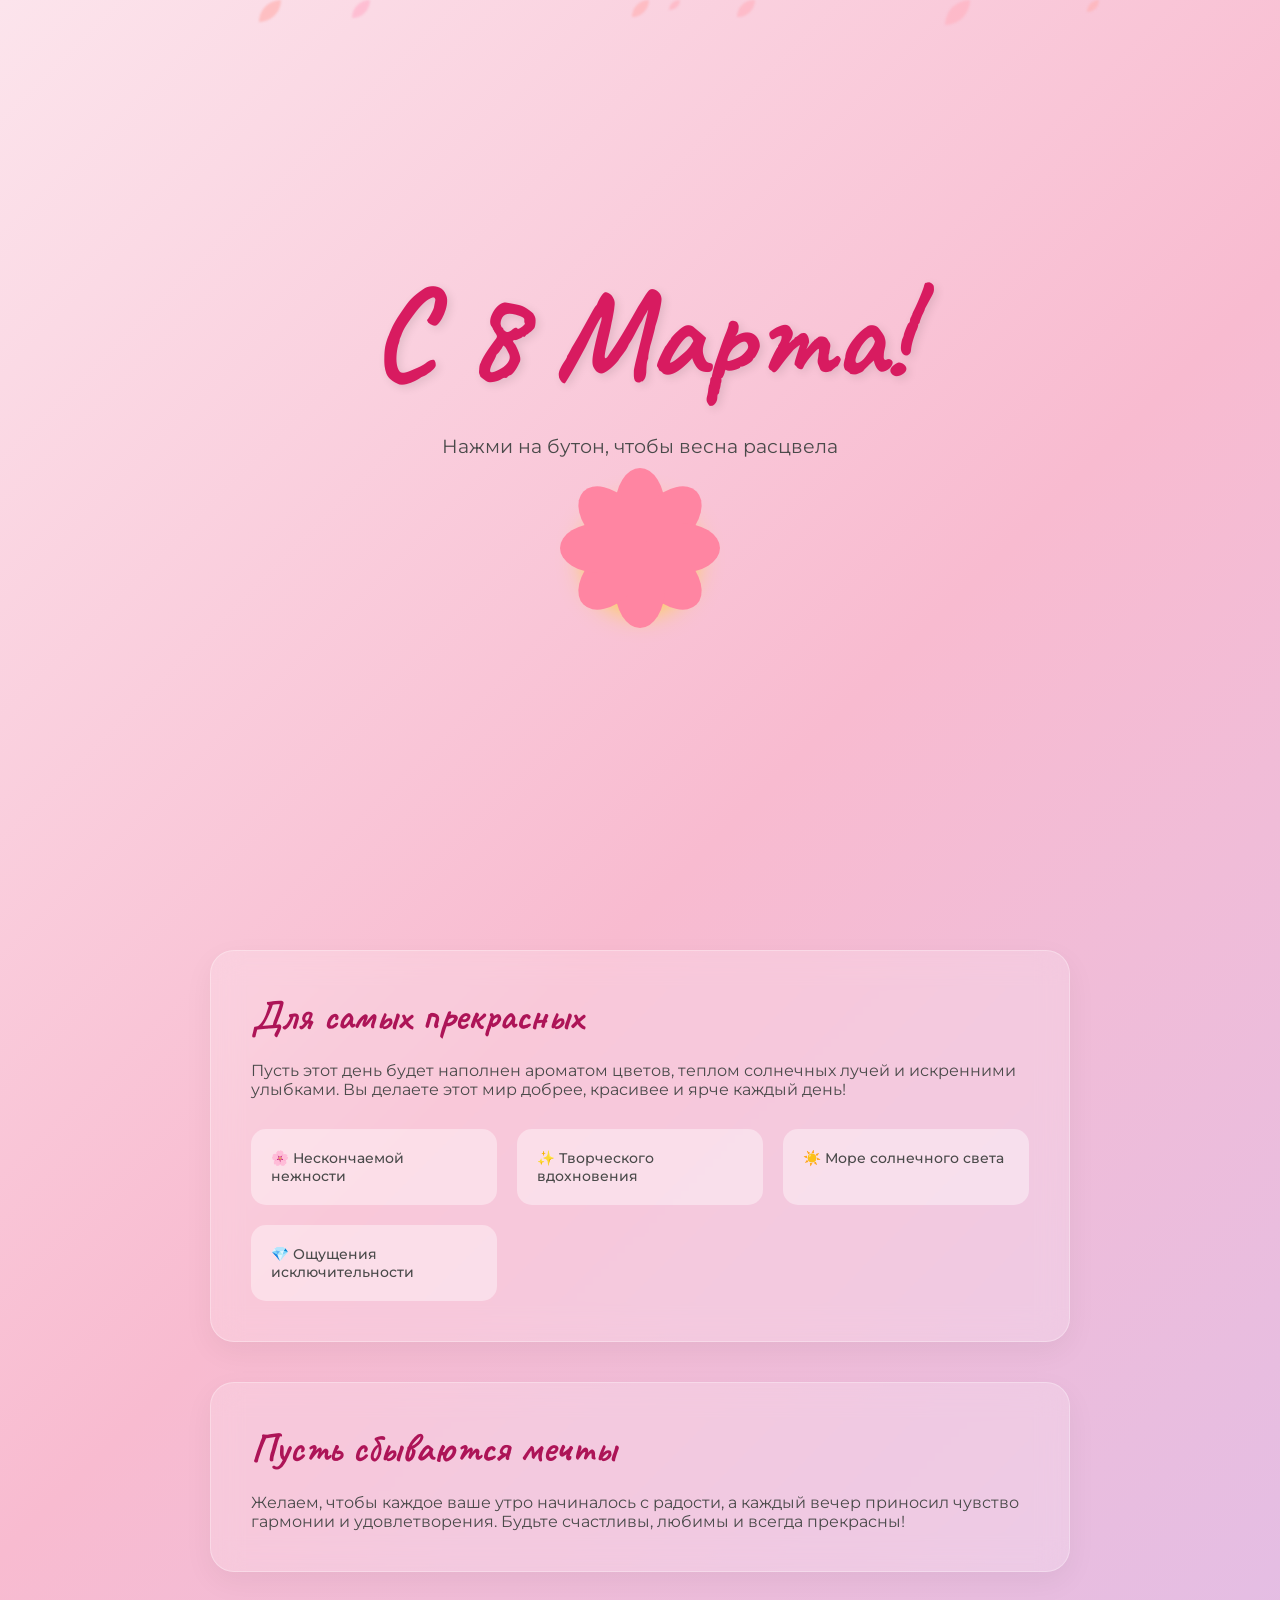
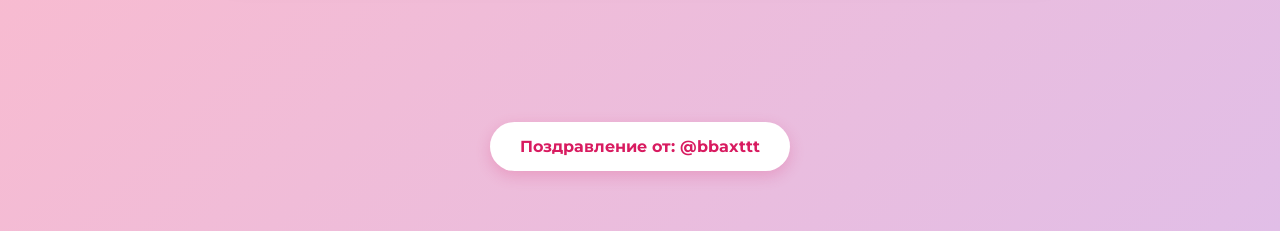
<file: 8mart/index.html>
<!DOCTYPE html>
<html lang="ru">
<head>
    <meta charset="UTF-8">
    <meta name="viewport" content="width=device-width, initial-scale=1.0">
    <title>С 8 Марта! Волшебное поздравление</title>
    <link href="https://fonts.googleapis.com/css2?family=Caveat:wght@700&family=Montserrat:wght@300;500;700&display=swap" rel="stylesheet">
    <style>
        :root {
            --primary-pink: #ff85a2;
            --soft-pink: #ffb7c5;
            --gold: #ffd700;
            --white: #ffffff;
            --glass: rgba(255, 255, 255, 0.2);
        }

        * {
            margin: 0;
            padding: 0;
            box-sizing: border-box;
        }

        body {
            background: linear-gradient(135deg, #fce4ec 0%, #f8bbd0 50%, #e1bee7 100%);
            font-family: 'Montserrat', sans-serif;
            overflow-x: hidden;
            color: #4a4a4a;
            min-height: 100vh;
        }

        /* Эффект падающих лепестков */
        #petals-container {
            position: fixed;
            top: 0;
            left: 0;
            width: 100%;
            height: 100%;
            pointer-events: none;
            z-index: 0;
        }

        .petal {
            position: absolute;
            background-color: #ffc0cb;
            border-radius: 150% 0 150% 0;
            opacity: 0.7;
            filter: blur(1px);
            animation: fall linear infinite;
        }

        @keyframes fall {
            0% { transform: translateY(-10vh) rotate(0deg); }
            100% { transform: translateY(110vh) rotate(360deg); }
        }

        /* Главный экран */
        .hero {
            height: 100vh;
            display: flex;
            flex-direction: column;
            align-items: center;
            justify-content: center;
            text-align: center;
            position: relative;
            z-index: 1;
            perspective: 1000px;
        }

        h1 {
            font-family: 'Caveat', cursive;
            font-size: clamp(4rem, 10vw, 8rem);
            color: #d81b60;
            text-shadow: 3px 3px 10px rgba(0,0,0,0.1);
            margin-bottom: 20px;
            opacity: 0;
            transform: translateY(30px);
            animation: fadeInUp 1.5s forwards 0.5s;
        }

        /* Магический цветок */
        .flower-container {
            cursor: pointer;
            transition: transform 0.3s;
            margin: 40px 0;
        }

        .flower-container:hover {
            transform: scale(1.1);
        }

        .flower {
            position: relative;
            width: 100px;
            height: 100px;
            background: var(--gold);
            border-radius: 50%;
            box-shadow: 0 0 30px var(--gold);
        }

        .petal-main {
            position: absolute;
            width: 50px;
            height: 80px;
            background: var(--primary-pink);
            border-radius: 50% 50% 0 0;
            left: 25px;
            top: -40px;
            transform-origin: bottom center;
            transition: all 1s cubic-bezier(0.175, 0.885, 0.32, 1.275);
        }

        /* Анимация открытия цветка */
        .flower-container.open .petal-main {
            background: #ff4081;
        }

        /* Секция с контентом */
        .content {
            padding: 50px 20px;
            max-width: 900px;
            margin: 0 auto;
            position: relative;
            z-index: 1;
        }

        .card {
            background: var(--glass);
            backdrop-filter: blur(15px);
            -webkit-backdrop-filter: blur(15px);
            border: 1px solid rgba(255, 255, 255, 0.3);
            border-radius: 24px;
            padding: 40px;
            margin-bottom: 40px;
            box-shadow: 0 10px 30px rgba(0,0,0,0.05);
            opacity: 0;
            transform: translateY(50px);
            transition: all 0.8s ease-out;
        }

        .card.visible {
            opacity: 1;
            transform: translateY(0);
        }

        .card h2 {
            font-family: 'Caveat', cursive;
            font-size: 2.5rem;
            color: #ad1457;
            margin-bottom: 20px;
        }

        .wish-grid {
            display: grid;
            grid-template-columns: repeat(auto-fit, minmax(200px, 1fr));
            gap: 20px;
            margin-top: 30px;
        }

        .wish-item {
            padding: 20px;
            background: rgba(255,255,255,0.4);
            border-radius: 15px;
            font-size: 0.9rem;
            font-weight: 500;
            transition: 0.3s;
        }

        .wish-item:hover {
            background: var(--white);
            transform: translateY(-5px);
        }

        /* Футер */
        footer {
            text-align: center;
            padding: 60px 20px;
            position: relative;
            z-index: 1;
        }

        .tg-link {
            display: inline-block;
            text-decoration: none;
            color: #d81b60;
            font-weight: 700;
            padding: 15px 30px;
            background: var(--white);
            border-radius: 50px;
            box-shadow: 0 5px 15px rgba(216, 27, 96, 0.2);
            transition: all 0.3s;
        }

        .tg-link:hover {
            transform: translateY(-3px) scale(1.05);
            box-shadow: 0 8px 25px rgba(216, 27, 96, 0.3);
        }

        @keyframes fadeInUp {
            to { opacity: 1; transform: translateY(0); }
        }

        .hidden-text {
            display: none;
            margin-top: 20px;
            font-size: 1.5rem;
            font-style: italic;
            color: #ad1457;
            animation: fadeIn 2s;
        }

        @keyframes fadeIn {
            from { opacity: 0; }
            to { opacity: 1; }
        }
    </style>
</head>
<body>

    <div id="petals-container"></div>

    <section class="hero">
        <h1>С 8 Марта!</h1>
        <p style="font-size: 1.2rem; margin-bottom: 10px;">Нажми на бутон, чтобы весна расцвела</p>
        
        <div class="flower-container" id="mainFlower">
            <div class="flower" id="flowerBase">
                </div>
        </div>

        <div id="congrats-text" class="hidden-text">
            Вы — вдохновение этого мира! ✨
        </div>
    </section>

    <div class="content">
        <div class="card reveal">
            <h2>Для самых прекрасных</h2>
            <p>Пусть этот день будет наполнен ароматом цветов, теплом солнечных лучей и искренними улыбками. Вы делаете этот мир добрее, красивее и ярче каждый день!</p>
            
            <div class="wish-grid">
                <div class="wish-item">🌸 Нескончаемой нежности</div>
                <div class="wish-item">✨ Творческого вдохновения</div>
                <div class="wish-item">☀️ Море солнечного света</div>
                <div class="wish-item">💎 Ощущения исключительности</div>
            </div>
        </div>

        <div class="card reveal">
            <h2>Пусть сбываются мечты</h2>
            <p>Желаем, чтобы каждое ваше утро начиналось с радости, а каждый вечер приносил чувство гармонии и удовлетворения. Будьте счастливы, любимы и всегда прекрасны!</p>
        </div>
    </div>

    <footer>
        <a href="https://t.me/bbaxttt" class="tg-link">
            Поздравление от: @bbaxttt
        </a>
    </footer>

    <script>
        // Генерация лепестков цветка
        const flowerBase = document.getElementById('flowerBase');
        const petalCount = 8;
        for (let i = 0; i < petalCount; i++) {
            const p = document.createElement('div');
            p.className = 'petal-main';
            p.style.transform = `rotate(${i * (360 / petalCount)}deg)`;
            flowerBase.appendChild(p);
        }

        // Интерактив с цветком
        const flower = document.getElementById('mainFlower');
        const congratsText = document.getElementById('congrats-text');

        flower.addEventListener('click', () => {
            flower.classList.add('open');
            const petals = document.querySelectorAll('.petal-main');
            petals.forEach((p, index) => {
                const angle = index * (360 / petalCount);
                p.style.transform = `rotate(${angle}deg) translateY(-20px) scale(1.2)`;
            });
            congratsText.style.display = 'block';
            
            // Запуск дополнительного салюта лепестков
            createExplosion();
        });

        // Падающие лепестки фона
        function createPetal() {
            const container = document.getElementById('petals-container');
            const petal = document.createElement('div');
            petal.className = 'petal';
            
            const size = Math.random() * 15 + 10 + 'px';
            petal.style.width = size;
            petal.style.height = size;
            
            petal.style.left = Math.random() * 100 + 'vw';
            petal.style.animationDuration = Math.random() * 3 + 4 + 's';
            petal.style.backgroundColor = `hsl(${Math.random() * 20 + 340}, 100%, 85%)`;
            
            container.appendChild(petal);
            
            setTimeout(() => {
                petal.remove();
            }, 7000);
        }

        setInterval(createPetal, 300);

        function createExplosion() {
            for(let i=0; i<30; i++) {
                setTimeout(createPetal, i * 50);
            }
        }

        // Анимация появления при скролле
        const observerOptions = {
            threshold: 0.2
        };

        const observer = new IntersectionObserver((entries) => {
            entries.forEach(entry => {
                if (entry.isIntersecting) {
                    entry.target.classList.add('visible');
                }
            });
        }, observerOptions);

        document.querySelectorAll('.reveal').forEach(el => observer.observe(el));
    </script>
</body>
</html>
</file>
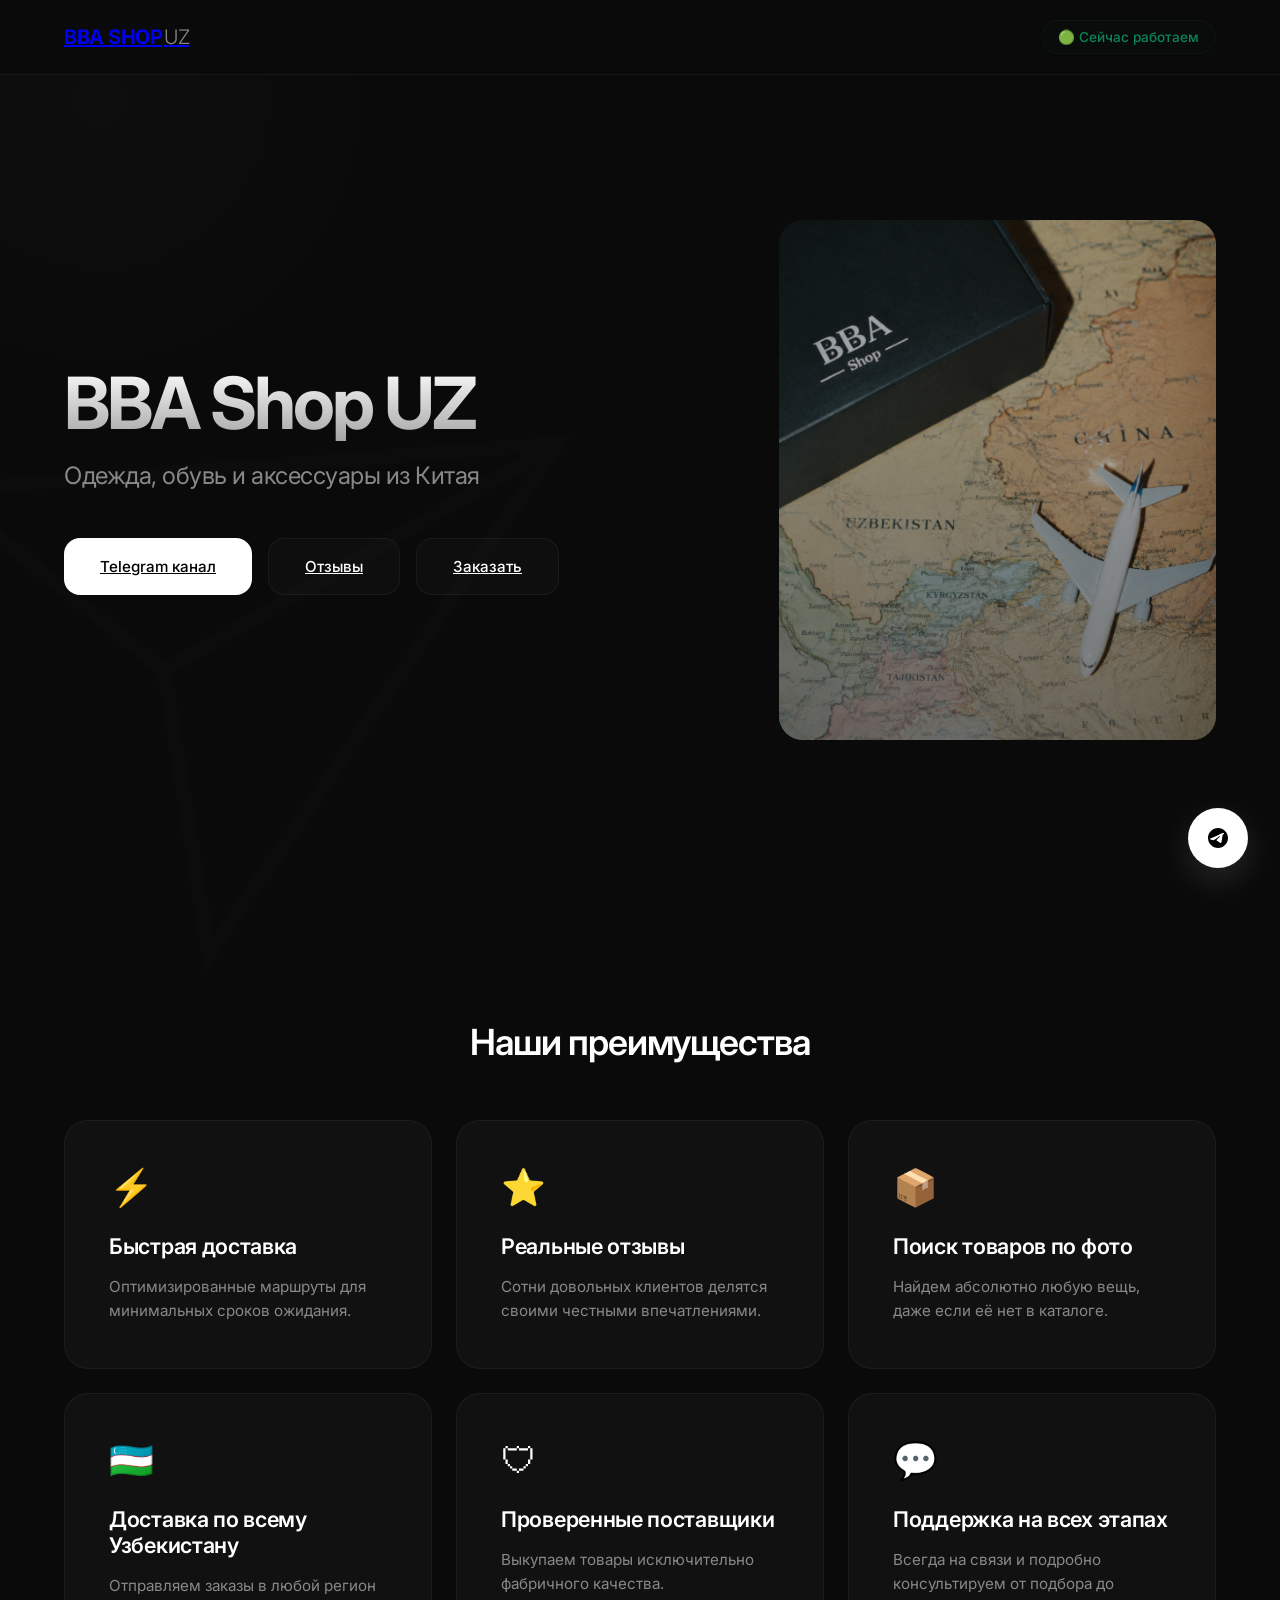
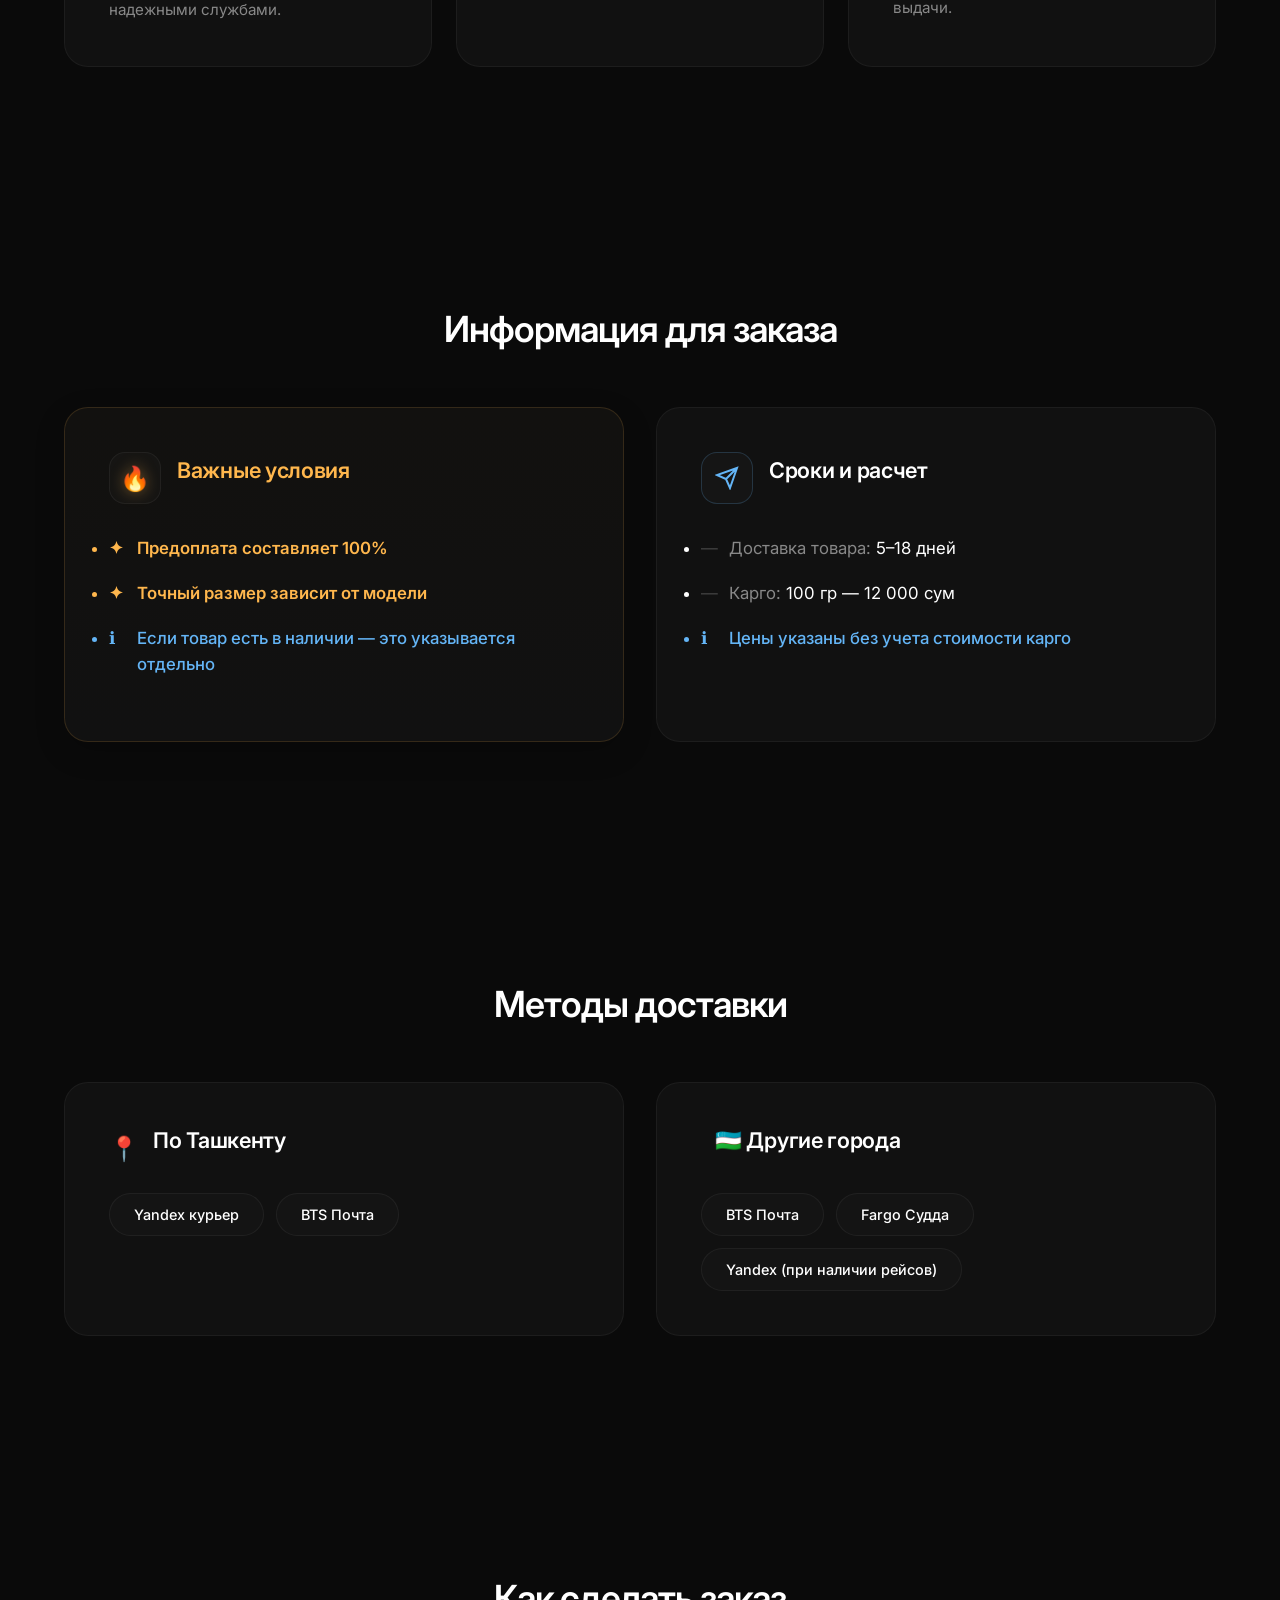
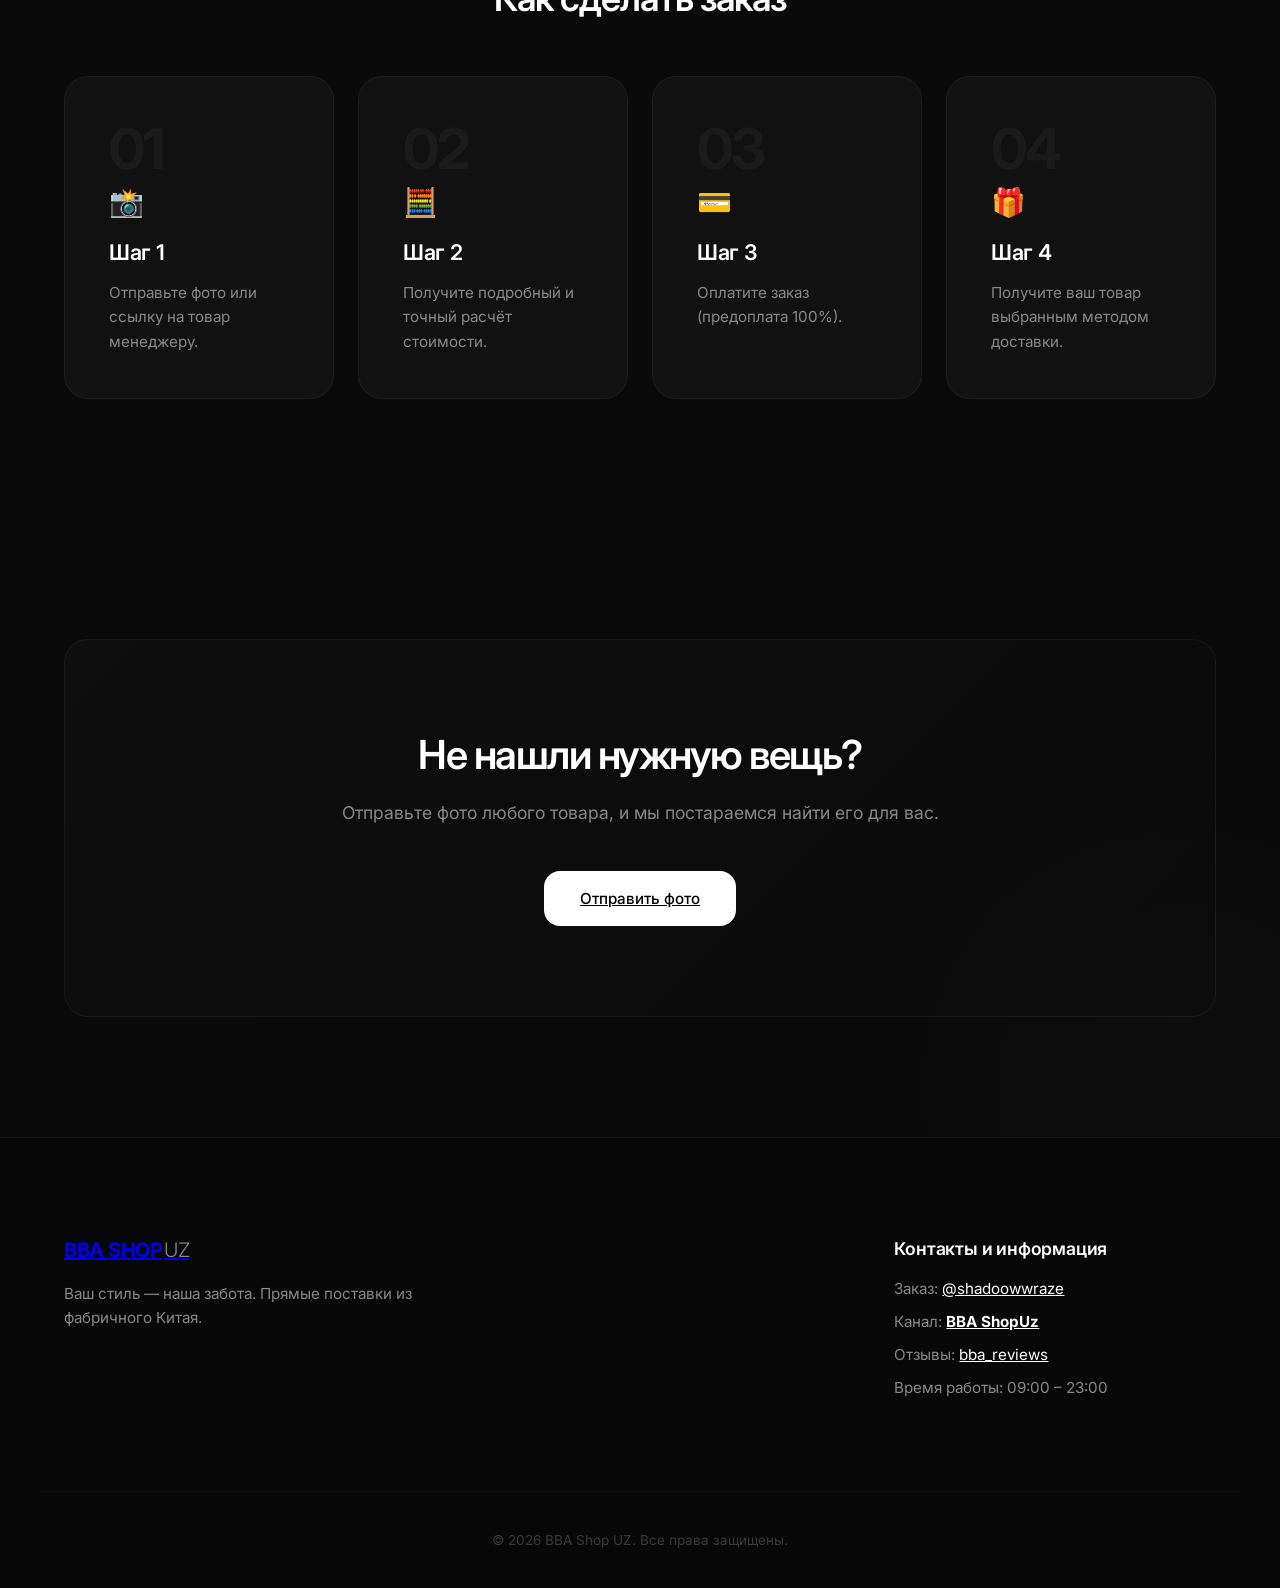
<file: BBA_G/index.html>
<!-- index.html -->
<!DOCTYPE html>
<html lang="ru">
<head>
    <meta charset="UTF-8">
    <meta name="viewport" content="width=device-width, initial-scale=1.0">
    <title>BBA Shop UZ — Премиальная одежда и обувь из Китая</title>
    
    <!-- SEO Meta Tags -->
    <meta name="description" content="BBA Shop UZ — ваш надежный проводник в мир премиальной одежды, обуви и аксессуаров из Китая с доставкой по всему Узбекистану.">
    <meta name="keywords" content="BBA Shop, одежда из Китая, обувь Ташкент, доставка из Китая в Узбекистан, карго Узбекистан, брендовая одежда Ташкент">
    <meta name="author" content="BBA Shop UZ">

    <!-- Open Graph -->
    <meta property="og:type" content="website">
    <meta property="og:title" content="BBA Shop UZ — Премиальная одежда и обувь из Китая">
    <meta property="og:description" content="Заказывайте стильную одежду и обувь из Китая. Доставка по всему Узбекистану, поиск по фото, проверенные поставщики.">
    <meta property="og:image" content="FOTO.png">

    <!-- Favicon Placeholder -->
    <link rel="icon" href="data:image/svg+xml,<svg xmlns=%22http://www.w3.org/2000/svg%22 viewBox=%220 0 100 100%22><text y=%22.9em%22 font-size=%2290%22>🛍️</text></svg>">
    
    <!-- Google Fonts -->
    <link rel="preconnect" href="https://fonts.googleapis.com">
    <link rel="preconnect" href="https://fonts.gstatic.com" crossorigin>
    <link href="https://fonts.googleapis.com/css2?family=Inter:wght@300;400;500;600;700&display=swap" rel="stylesheet">
    
    <link rel="stylesheet" href="style.css">
</head>
<body>

    <!-- Background Decorative Elements -->
    <div class="bg-blur-light top-left"></div>
    <div class="bg-blur-light bottom-right"></div>
    <div class="bg-giant-airplane">
        <svg viewBox="0 0 24 24" fill="none" stroke="rgba(255,255,255,0.015)" stroke-width="0.5">
            <path d="M22 2L11 13M22 2l-7 20-4-9-9-4 20-7z"/>
        </svg>
    </div>

    <!-- Header Navigation -->
    <header class="header">
        <div class="header-container">
            <a href="#" class="logo animate-fade-in">BBA Shop<span>UZ</span></a>
            <div class="status-wrapper animate-fade-in">
                <div id="shop-status" class="status-badge">Загрузка...</div>
                <div id="status-tooltip" class="status-tooltip"></div>
            </div>
        </div>
    </header>

    <main>
        <!-- Hero Section -->
        <section class="hero-section">
            <div class="section-container hero-grid">
                <div class="hero-content parallax-element" data-speed="2">
                    <h1 class="hero-title animate-slide-up" style="animation-delay: 0.1s;">BBA Shop UZ</h1>
                    <p class="hero-subtitle animate-slide-up" style="animation-delay: 0.2s;">Одежда, обувь и аксессуары из Китая</p>
                    <div class="hero-actions animate-slide-up" style="animation-delay: 0.3s;">
                        <a href="https://t.me/BBA_ShopUz" target="_blank" class="btn btn-primary">
                            <span>Telegram канал</span>
                        </a>
                        <a href="https://t.me/bba_reviews" target="_blank" class="btn btn-secondary">
                            <span>Отзывы</span>
                        </a>
                        <a href="https://t.me/shadoowwraze" target="_blank" class="btn btn-secondary">
                            <span>Заказать</span>
                        </a>
                    </div>
                </div>
                <div class="hero-image-wrapper parallax-element animate-scale-up" data-speed="-1" style="animation-delay: 0.2s;">
                    <div class="hero-image-glow"></div>
                    <img src="FOTO.png" alt="Premium Collection" class="hero-img">
                </div>
            </div>
        </section>

        <!-- Advantages Section -->
        <section class="advantages-section scroll-reveal">
            <div class="section-container">
                <h2 class="section-title">Наши преимущества</h2>
                <div class="advantages-grid">
                    <div class="advantage-card">
                        <div class="card-icon">⚡</div>
                        <h3>Быстрая доставка</h3>
                        <p>Оптимизированные маршруты для минимальных сроков ожидания.</p>
                    </div>
                    <div class="advantage-card">
                        <div class="card-icon">⭐</div>
                        <h3>Реальные отзывы</h3>
                        <p>Сотни довольных клиентов делятся своими честными впечатлениями.</p>
                    </div>
                    <div class="advantage-card">
                        <div class="card-icon">📦</div>
                        <h3>Поиск товаров по фото</h3>
                        <p>Найдем абсолютно любую вещь, даже если её нет в каталоге.</p>
                    </div>
                    <div class="advantage-card">
                        <div class="card-icon">🇺🇿</div>
                        <h3>Доставка по всему Узбекистану</h3>
                        <p>Отправляем заказы в любой регион надежными службами.</p>
                    </div>
                    <div class="advantage-card">
                        <div class="card-icon">🛡</div>
                        <h3>Проверенные поставщики</h3>
                        <p>Выкупаем товары исключительно фабричного качества.</p>
                    </div>
                    <div class="advantage-card">
                        <div class="card-icon">💬</div>
                        <h3>Поддержка на всех этапах</h3>
                        <p>Всегда на связи и подробно консультируем от подбора до выдачи.</p>
                    </div>
                </div>
            </div>
        </section>

        <!-- Order Information Section -->
        <section class="info-section scroll-reveal">
            <div class="section-container">
                <h2 class="section-title">Информация для заказа</h2>
                <div class="info-grid">
                    <div class="info-card highlight-card">
                        <div class="info-header">
                            <span class="info-icon text-glow">🔥</span>
                            <h3 class="highlight-text">Важные условия</h3>
                        </div>
                        <ul class="info-list standard-list">
                            <li class="important-accent">Предоплата составляет 100%</li>
                            <li class="important-accent">Точный размер зависит от модели</li>
                            <li class="notice-accent">Если товар есть в наличии — это указывается отдельно</li>
                        </ul>
                    </div>
                    <div class="info-card">
                        <div class="info-header">
                            <span class="info-icon package-animated">
                                <svg class="plane-icon" viewBox="0 0 24 24" fill="none" stroke="currentColor" stroke-width="2">
                                    <path d="M22 2L11 13M22 2l-7 20-4-9-9-4 20-7z"/>
                                </svg>
                            </span>
                            <h3>Сроки и расчет</h3>
                        </div>
                        <ul class="info-list standard-list">
                            <li><span>Доставка товара:</span> 5–18 дней</li>
                            <li><span>Карго:</span> 100 гр — 12 000 сум</li>
                            <li class="notice-accent">Цены указаны без учета стоимости карго</li>
                        </ul>
                    </div>
                </div>
            </div>
        </section>

        <!-- Delivery Methods Section -->
        <section class="delivery-section scroll-reveal">
            <div class="section-container">
                <h2 class="section-title">Методы доставки</h2>
                <div class="delivery-grid">
                    <div class="delivery-card">
                        <div class="delivery-header">
                            <span class="delivery-card-icon">📍</span>
                            <h3>По Ташкенту</h3>
                        </div>
                        <div class="delivery-methods">
                            <div class="method-tag">Yandex курьер</div>
                            <div class="method-tag">BTS Почта</div>
                        </div>
                    </div>
                    <div class="delivery-card">
                        <div class="delivery-header">
                            <span class="delivery-card-icon"></span>
                            <h3>🇺🇿 Другие города</h3>
                        </div>
                        <div class="delivery-methods">
                            <div class="method-tag">BTS Почта</div>
                            <div class="method-tag">Fargo Судда</div>
                            <div class="method-tag">Yandex (при наличии рейсов)</div>
                        </div>
                    </div>
                </div>
            </div>
        </section>

        <!-- How To Order Section -->
        <section class="steps-section scroll-reveal">
            <div class="section-container">
                <h2 class="section-title">Как сделать заказ</h2>
                <div class="steps-grid">
                    <div class="step-card">
                        <div class="step-num">01</div>
                        <div class="step-icon">📸</div>
                        <h3>Шаг 1</h3>
                        <p>Отправьте фото или ссылку на товар менеджеру.</p>
                    </div>
                    <div class="step-card">
                        <div class="step-num">02</div>
                        <div class="step-icon">🧮</div>
                        <h3>Шаг 2</h3>
                        <p>Получите подробный и точный расчёт стоимости.</p>
                    </div>
                    <div class="step-card">
                        <div class="step-num">03</div>
                        <div class="step-icon">💳</div>
                        <h3>Шаг 3</h3>
                        <p>Оплатите заказ (предоплата 100%).</p>
                    </div>
                    <div class="step-card">
                        <div class="step-num">04</div>
                        <div class="step-icon">🎁</div>
                        <h3>Шаг 4</h3>
                        <p>Получите ваш товар выбранным методом доставки.</p>
                    </div>
                </div>
            </div>
        </section>

        <!-- Search Feature Section -->
        <section class="search-cta-section scroll-reveal">
            <div class="section-container">
                <div class="cta-glass-card">
                    <div class="cta-content">
                        <h2>Не нашли нужную вещь?</h2>
                        <p>Отправьте фото любого товара, и мы постараемся найти его для вас.</p>
                        <a href="https://t.me/shadoowwraze" target="_blank" class="btn btn-primary">
                            <span>Отправить фото</span>
                        </a>
                    </div>
                </div>
            </div>
        </section>
    </main>

    <!-- Footer -->
    <footer class="footer">
        <div class="section-container footer-content">
            <div class="footer-brand">
                <a href="#" class="logo">BBA Shop<span>UZ</span></a>
                <p>Ваш стиль — наша забота. Прямые поставки из фабричного Китая.</p>
            </div>
            <div class="footer-contacts">
                <h4>Контакты и информация</h4>
                <p>Заказ: <a href="https://t.me/shadoowwraze" target="_blank" class="footer-link">@shadoowwraze</a></p>
                <p>Канал: <a href="https://t.me/BBA_ShopUz" target="_blank" class="footer-link"> <b>BBA ShopUz</b></a></p>
                <p>Отзывы: <a href="https://t.me/bba_reviews" target="_blank" class="footer-link">bba_reviews</a></p>
                <p>Время работы: 09:00 – 23:00</p>
            </div>
        </div>
        <div class="footer-bottom">
            <p>&copy; 2026 BBA Shop UZ. Все права защищены.</p>
        </div>
    </footer>

    <!-- Floating Telegram Button -->
    <a href="https://t.me/BBA_ShopUz" target="_blank" class="floating-tg-btn" aria-label="Связаться в Telegram">
        <svg viewBox="0 0 24 24" width="24" height="24">
            <path fill="currentColor" d="M12 2C6.48 2 2 6.48 2 12s4.48 10 10 10 10-4.48 10-10S17.52 2 12 2zm4.64 6.8c-.15 1.58-.8 5.42-1.13 7.19-.14.75-.42 1-.68 1.03-.58.05-1.02-.38-1.58-.75-.88-.58-1.38-.94-2.23-1.5-1-.65-.35-1 .22-1.62.15-.15 2.7-2.48 2.75-2.7.01-.03.01-.14-.06-.2-.07-.06-.17-.04-.25-.02-.11.02-1.83 1.16-5.16 3.42-.49.33-.93.5-1.33.49-.44-.01-1.29-.25-1.92-.45-.77-.25-1.39-.39-1.34-.83.03-.23.35-.46.97-.71 3.79-1.65 6.32-2.74 7.59-3.27 3.61-1.5 4.36-1.76 4.85-1.77.11 0 .35.03.51.16.13.11.17.27.19.39-.02.07-.01.19-.02.26z"/>
        </svg>
    </a>

    <script src="script.js"></script>
</body>
</html>
</file>
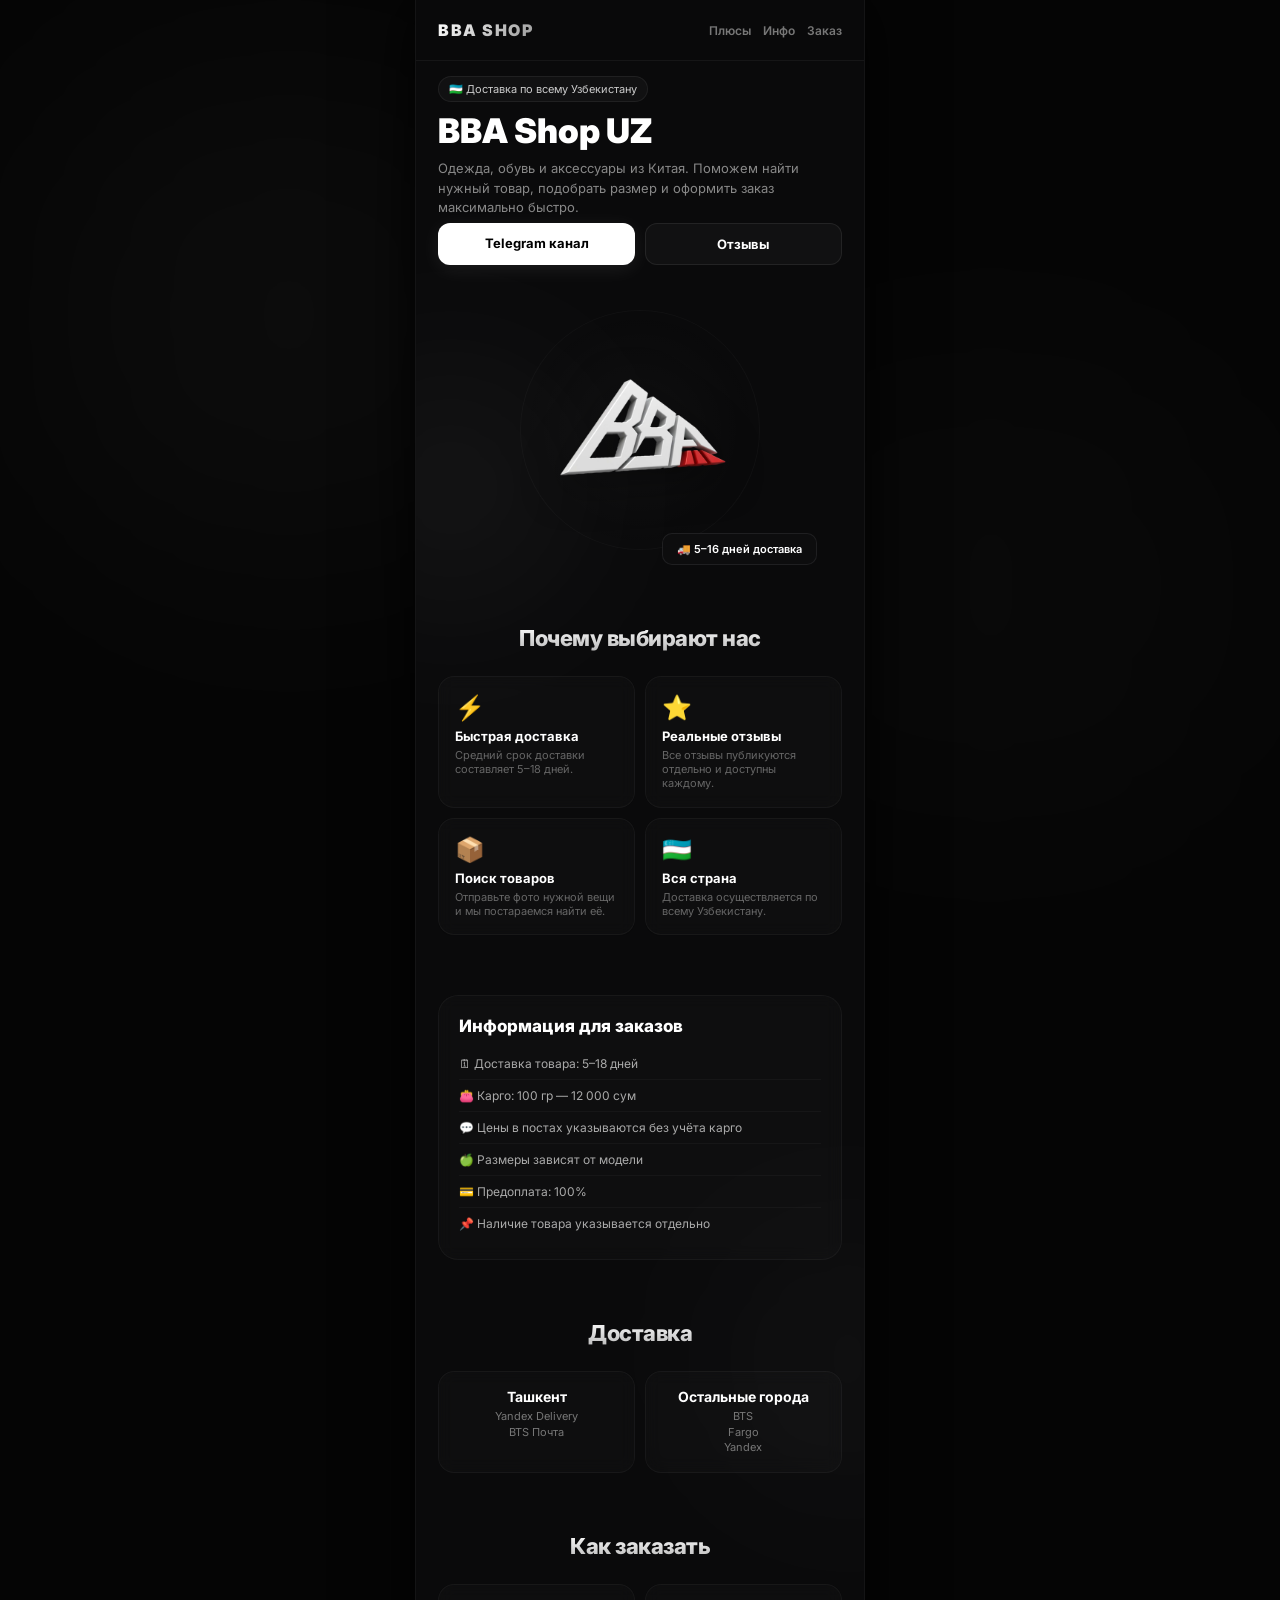
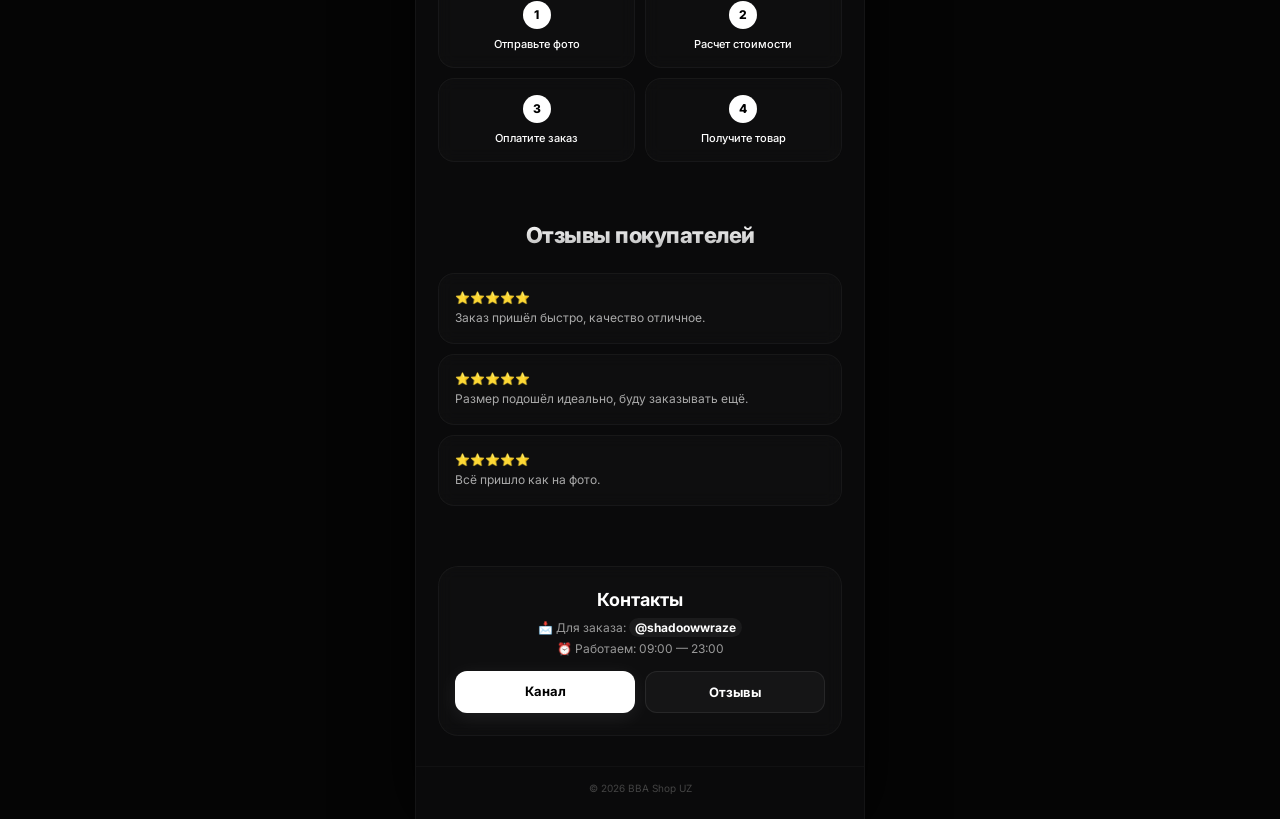
<file: BBA_SHOP/index.html>
<!DOCTYPE html>
<html lang="ru">
<head>
    <meta charset="UTF-8">
    <meta name="viewport" content="width=device-width, initial-scale=1.0">
    <title>BBA Shop UZ</title>
    <link rel="stylesheet" href="style.css">
    <link rel="preconnect" href="https://fonts.googleapis.com">
    <link href="https://fonts.googleapis.com/css2?family=Inter:wght@300;400;500;600;700;800;900&display=swap" rel="stylesheet">
</head>
<body class="is-loading">

    <!-- Задний фон для ПК версии -->
    <div class="bg-blur blur-1"></div>
    <div class="bg-blur blur-2"></div>

    <!-- Мобильный контейнер-приложение -->
    <div class="app-wrapper">
        
        <!-- Внутренние фонарики для создания атмосферы на смартфонах -->
        <div class="inner-blur ib-1"></div>
        <div class="inner-blur ib-2"></div>

        <header>
            <div class="container">
                <nav>
                    <div class="logo">BBA SHOP</div>
                    <div class="nav-links">
                        <a href="#advantages">Плюсы</a>
                        <a href="#about">Инфо</a>
                        <a href="#order">Заказ</a>
                    </div>
                </nav>
            </div>
        </header>

        <section class="hero">
            <div class="container hero-content">
                <div class="hero-text animate-fade-in">
                    <span class="badge">🇺🇿 Доставка по всему Узбекистану</span>
                    <h1>BBA Shop UZ</h1>
                    <p class="hero-desc">Одежда, обувь и аксессуары из Китая. Поможем найти нужный товар, подобрать размер и оформить заказ максимально быстро.</p>
                    
                    <div class="hero-buttons">
                        <a href="https://t.me/BBA_ShopUz" target="_blank" class="btn btn-primary">
                            <span> Telegram канал</span>
                        </a>
                        <a href="https://t.me/bba_reviews" target="_blank" class="btn btn-secondary">
                            <span> Отзывы</span>
                        </a>
                    </div>
                </div>

                <div class="hero-image-wrap animate-fade-in">
                    <div class="hero-image-container">
                        <div class="hero-image">
                            <!-- Твой логотип BBA -->
                            <img class="foto1" src="FOTO.jpg" alt="BBA Shop">
                        </div>
                    </div>
                    <div class="floating-card">🚚 5–16 дней доставка</div>
                </div>
            </div>
        </section>

        <section id="advantages" class="section">
            <div class="container">
                <h2 class="section-title">Почему выбирают нас</h2>
                <div class="cards">
                    <div class="card">
                        <span>⚡</span>
                        <h3>Быстрая доставка</h3>
                        <p>Средний срок доставки составляет 5–18 дней.</p>
                    </div>
                    <div class="card">
                        <span>⭐</span>
                        <h3>Реальные отзывы</h3>
                        <p>Все отзывы публикуются отдельно и доступны каждому.</p>
                    </div>
                    <div class="card">
                        <span>📦</span>
                        <h3>Поиск товаров</h3>
                        <p>Отправьте фото нужной вещи и мы постараемся найти её.</p>
                    </div>
                    <div class="card">
                        <span>🇺🇿</span>
                        <h3>Вся страна</h3>
                        <p>Доставка осуществляется по всему Узбекистану.</p>
                    </div>
                </div>
            </div>
        </section>

        <section id="about" class="section">
            <div class="container">
                <div class="info-box">
                    <h2>Информация для заказов</h2>
                    <ul>
                        <li>🗓 Доставка товара: 5–18 дней</li>
                        <li>👛 Карго: 100 гр — 12 000 сум</li>
                        <li>💬 Цены в постах указываются без учёта карго</li>
                        <li>🍏 Размеры зависят от модели</li>
                        <li>💳 Предоплата: 100%</li>
                        <li>📌 Наличие товара указывается отдельно</li>
                    </ul>
                </div>
            </div>
        </section>

        <section class="section">
            <div class="container">
                <h2 class="section-title">Доставка</h2>
                <div class="delivery-grid">
                    <div class="delivery-card">
                        <h3>Ташкент</h3>
                        <p>Yandex Delivery<br>BTS Почта</p>
                    </div>
                    <div class="delivery-card">
                        <h3>Остальные города</h3>
                        <p>BTS<br>Fargo<br>Yandex</p>
                    </div>
                </div>
            </div>
        </section>

        <section id="order" class="section">
            <div class="container">
                <h2 class="section-title">Как заказать</h2>
                <div class="steps">
                    <div class="step"><span>1</span> Отправьте фото</div>
                    <div class="step"><span>2</span> Расчет стоимости</div>
                    <div class="step"><span>3</span> Оплатите заказ</div>
                    <div class="step"><span>4</span> Получите товар</div>
                </div>
            </div>
        </section>

        <section class="section">
            <div class="container">
                <h2 class="section-title">Отзывы покупателей</h2>
                <div class="reviews">
                    <div class="review">
                        <div class="stars">⭐⭐⭐⭐⭐</div>
                        <p>Заказ пришёл быстро, качество отличное.</p>
                    </div>
                    <div class="review">
                        <div class="stars">⭐⭐⭐⭐⭐</div>
                        <p>Размер подошёл идеально, буду заказывать ещё.</p>
                    </div>
                    <div class="review">
                        <div class="stars">⭐⭐⭐⭐⭐</div>
                        <p>Всё пришло как на фото.</p>
                    </div>
                </div>
            </div>
        </section>

        <section id="contacts" class="section">
            <div class="container">
                <div class="contact-box">
                    <h2>Контакты</h2>
                    <p>📩 Для заказа: <span class="highlight">@shadoowwraze</span></p>
                    <p>⏰ Работаем: 09:00 — 23:00</p>
                    <div class="contact-buttons">
                        <a href="https://t.me/BBA_ShopUz" target="_blank" class="btn btn-primary">
                            <span>Канал</span>
                        </a>
                        <a href="https://t.me/bba_reviews" target="_blank" class="btn btn-secondary">
                            <span>Отзывы</span>
                        </a>
                    </div>
                </div>
            </div>
        </section>

        <footer>
            <div class="container">
                <p>© 2026 BBA Shop UZ</p>
            </div>
        </footer>

    </div>

    <script src="script.js"></script>
</body>
</html>
</file>
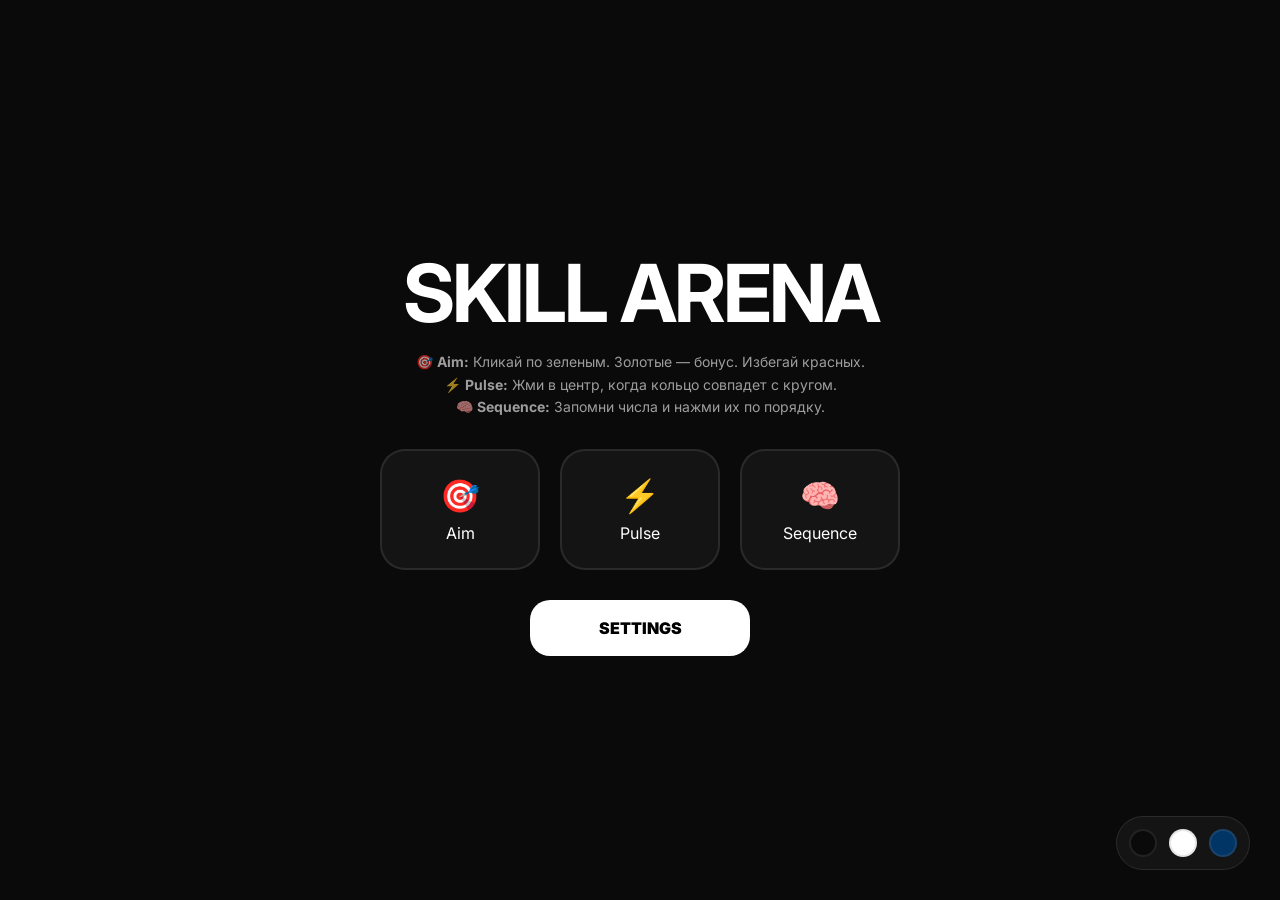
<file: games/index.html>
<!DOCTYPE html>
<html lang="ru">
<head>
    <meta charset="UTF-8">
    <meta name="viewport" content="width=device-width, initial-scale=1.0">
    <title>Skill Arena</title>
    <link rel="stylesheet" href="style.css">
</head>
<body>
    <div id="app">
        <section id="menu" class="screen active">
            <h1 class="title"><b>SKILL ARENA</b></h1>
            <div class="rules-hint">
                🎯 <b>Aim:</b> Кликай по зеленым. Золотые — бонус. Избегай красных.<br>
                ⚡ <b>Pulse:</b> Жми в центр, когда кольцо совпадет с кругом.<br>
                🧠 <b>Sequence:</b> Запомни числа и нажми их по порядку.
            </div>
            <div class="game-grid">
                <div class="game-card" onclick="game.start('aim')"><span>🎯</span>Aim</div>
                <div class="game-card" onclick="game.start('pulse')"><span>⚡</span>Pulse</div>
                <div class="game-card" onclick="game.start('sequence')"><span>🧠</span>Sequence</div>
            </div>
            <button class="btn-main" onclick="ui.modal('s-modal')">SETTINGS</button>

            <div class="theme-switches">
                <div class="t-dot t-dark" onclick="ui.setTheme('dark')"></div>
                <div class="t-dot t-white" onclick="ui.setTheme('white')"></div>
                <div class="t-dot t-blue" onclick="ui.setTheme('blue')"></div>
            </div>
        </section>

        <section id="game-view" class="screen">
            <div class="hud" id="hud">
                <div id="score">0</div>
                <div id="combo">x1</div>
                <div id="timer">0s</div>
            </div>
            <div id="stage"></div>
        </section>

        <section id="result" class="screen">
            <h1 class="title"><b>DONE</b></h1>
            <h2 id="final-score" style="font-size: 80px; margin-bottom: 40px">0</h2>
            <button class="btn-main" onclick="location.reload()">MENU</button>
        </section>

        <div id="s-modal" class="modal">
            <div class="modal-content">
                <h2 style="margin-bottom: 25px">Settings</h2>
                <div class="setting-group">
                    <label>Target Size</label>
                    <div class="btn-row">
                        <button onclick="ui.set('size', 80, this)">Big</button>
                        <button class="selected" onclick="ui.set('size', 55, this)">Mid</button>
                        <button onclick="ui.set('size', 35, this)">Small</button>
                    </div>
                </div>
                <div class="setting-group">
                    <label>Aim Duration</label>
                    <div class="btn-row">
                        <button class="selected" onclick="ui.set('aimTime', 15, this)">15s</button>
                        <button onclick="ui.set('aimTime', 30, this)">30s</button>
                    </div>
                </div>
                <button class="btn-main" style="width: 100%; max-width: none" onclick="ui.modal('s-modal')">SAVE</button>
            </div>
        </div>
    </div>
    <script src="script.js"></script>
</body>
</html>
</file>
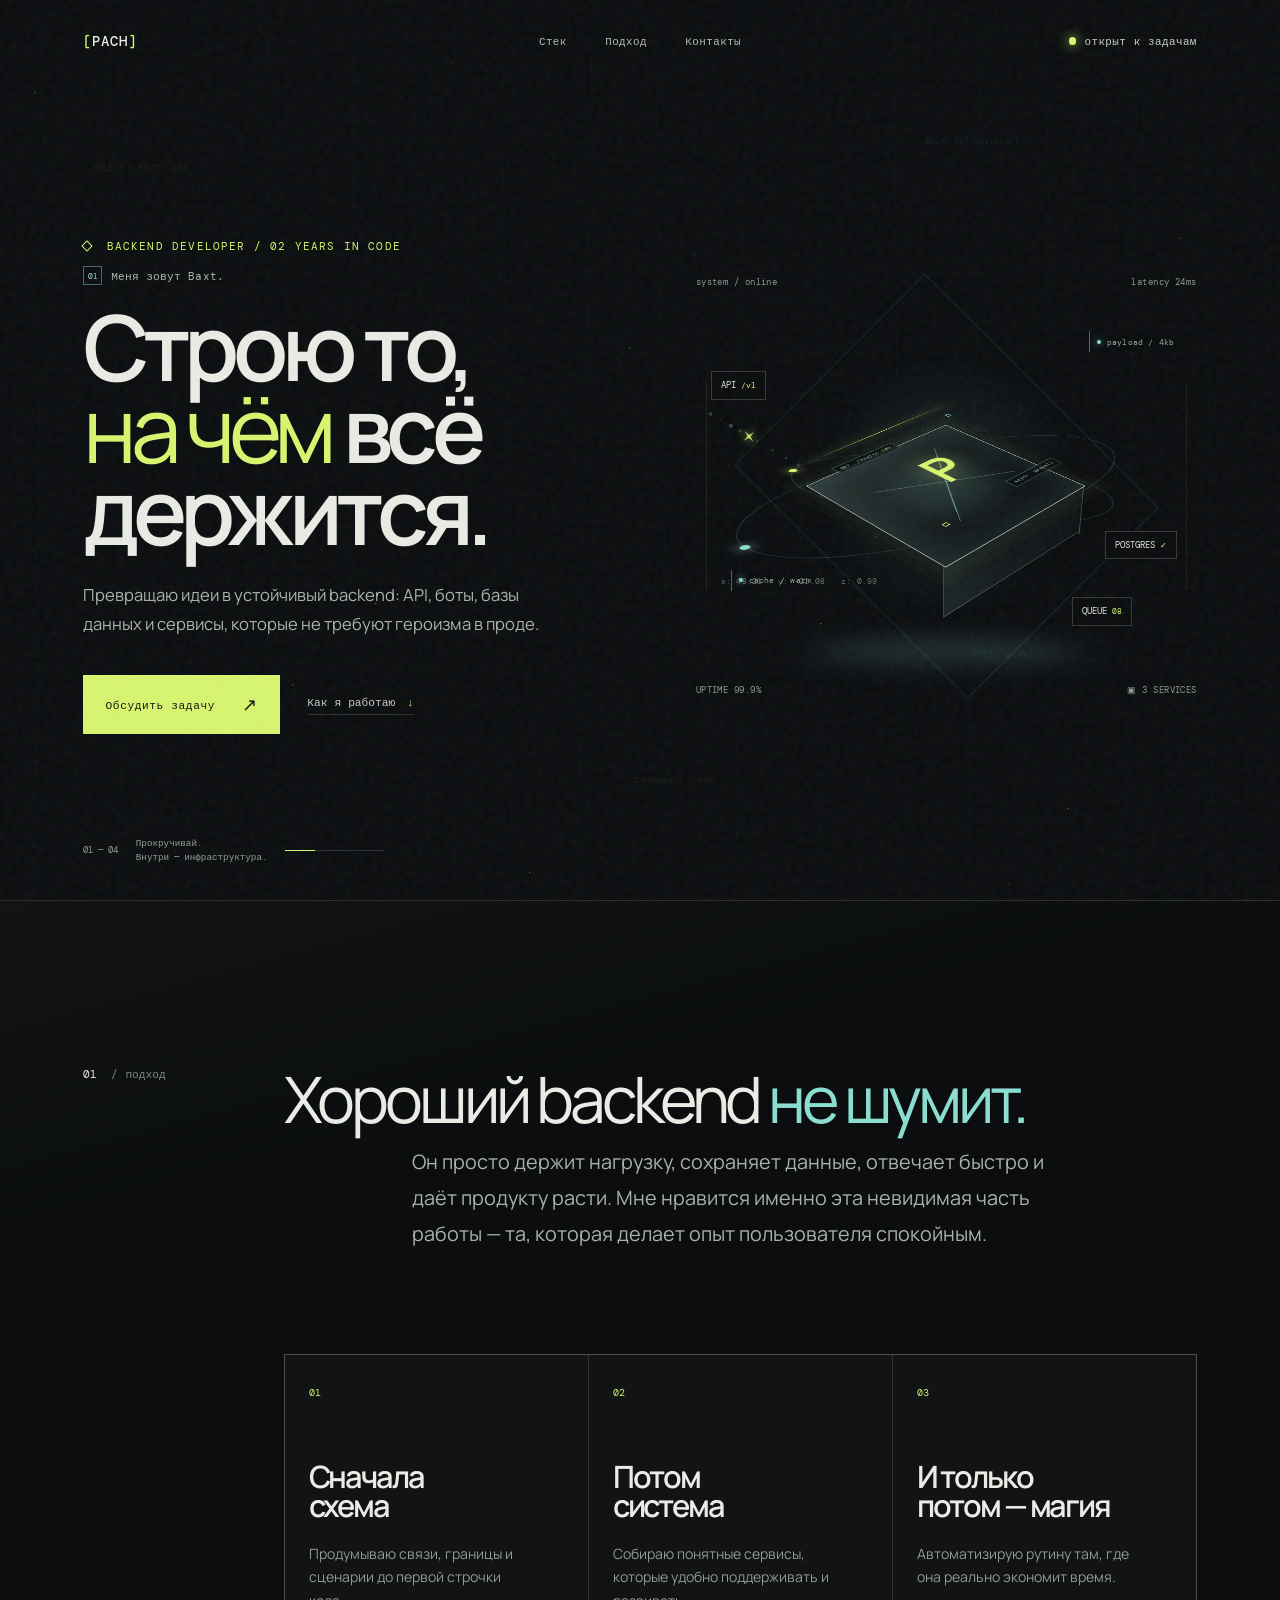
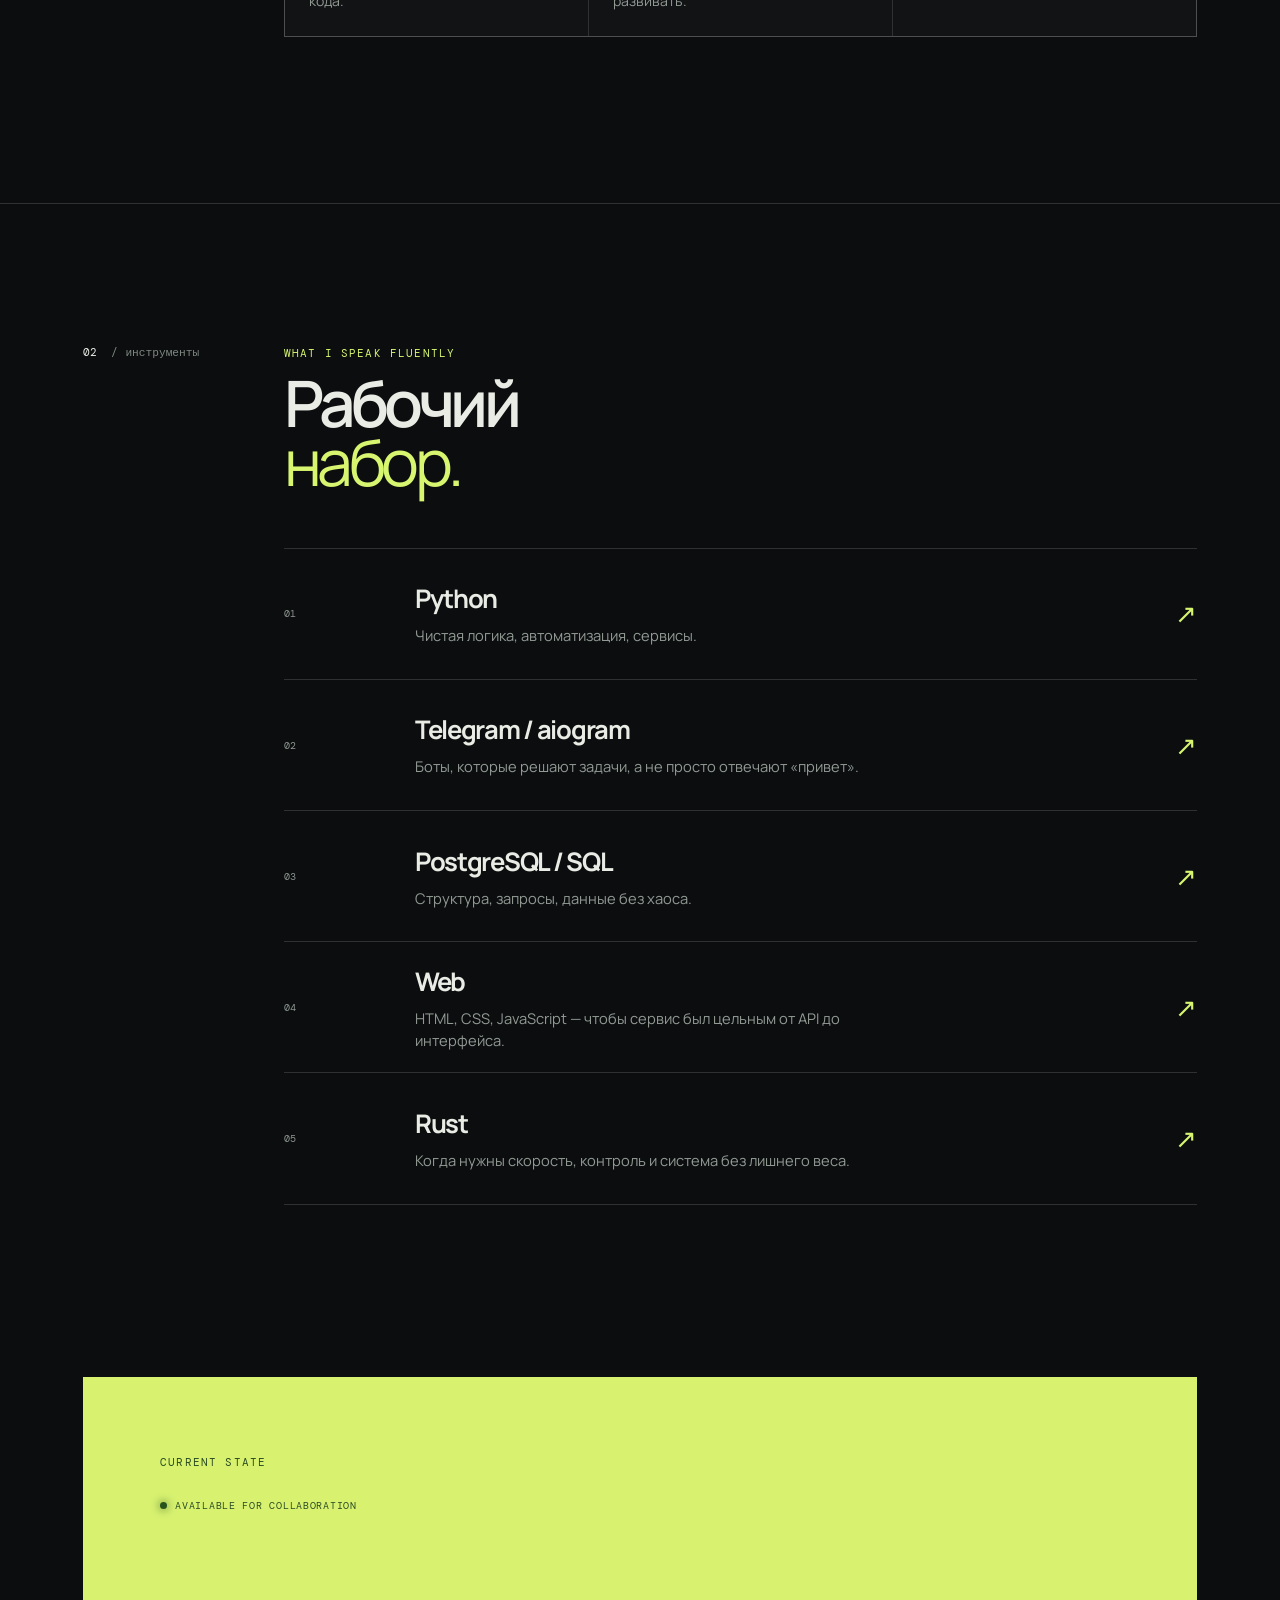
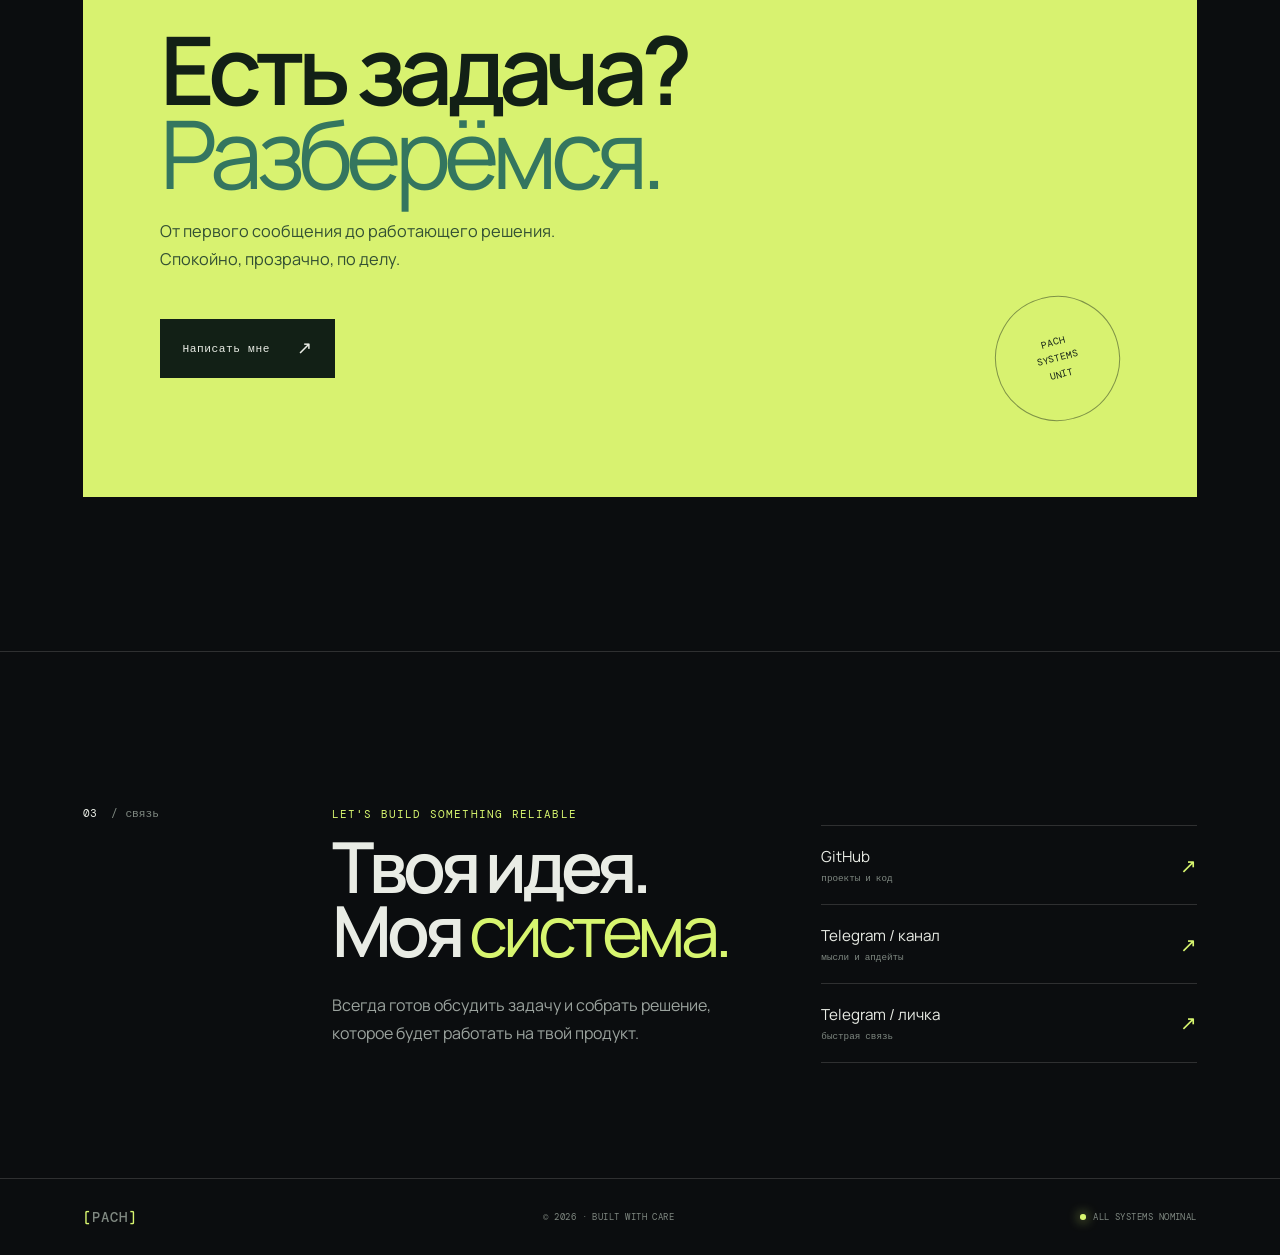
<file: Portfolio/index.html>
<!doctype html>
<html lang="ru">

<head>
  <meta charset="UTF-8" />
  <meta name="viewport" content="width=device-width, initial-scale=1.0" />
  <meta name="theme-color" content="#0b0d0f" />
  <meta name="description"
    content="Baxt — backend-разработчик. Python, Telegram-боты, PostgreSQL, Rust и web-разработка." />
  <title>Baxt — Backend developer</title>
  <link rel="preconnect" href="https://fonts.googleapis.com" />
  <link rel="preconnect" href="https://fonts.gstatic.com" crossorigin />
  <link
    href="https://fonts.googleapis.com/css2?family=DM+Mono:wght@400;500&family=Manrope:wght@400;500;600;700;800&display=swap"
    rel="stylesheet" />
  <link rel="stylesheet" href="styles.css" />
</head>

<body>
  <div class="intro" aria-hidden="true">
    <span class="intro-mark">P</span>
    <span class="intro-word">INITIALIZING</span>
  </div>

  <canvas id="data-field" aria-hidden="true"></canvas>
  <canvas id="star-field" aria-hidden="true"></canvas>
  <div class="noise" aria-hidden="true"></div>

  <header class="site-header">
    <a class="logo" href="#top" aria-label="Baxt — на главную">
      <span class="logo-bracket">[</span>PACH<span class="logo-bracket">]</span>
    </a>
    <button class="menu-toggle" aria-label="Открыть навигацию" aria-expanded="false">
      <span></span><span></span>
    </button>
    <nav class="nav" aria-label="Основная навигация">
      <a href="#stack">Стек</a>
      <a href="#approach">Подход</a>
      <a href="#contact">Контакты</a>
    </nav>
    <a class="availability" href="#contact"><i></i> открыт к задачам</a>
  </header>

  <main id="top">
    <section class="hero section">
      <div class="hero-copy reveal">
        <p class="eyebrow"><span class="signal"></span> BACKEND DEVELOPER / 02 YEARS IN CODE</p>
        <p class="identity-line"><span>01</span> Меня зовут Baxt.</p>
        <h1>Строю то,<br /><em>на чём</em> всё<br />держится.</h1>
        <p class="hero-description">
          Превращаю идеи в устойчивый backend: API, боты, базы данных и сервисы,
          которые не требуют героизма в проде.
        </p>
        <div class="hero-actions">
          <a class="button button-primary" href="#contact">Обсудить задачу <span>↗</span></a>
          <a class="text-link" href="#approach">Как я работаю <span>↓</span></a>
        </div>
      </div>

      <div class="core-scene reveal reveal-delay" aria-label="Интерактивная визуализация ядра сервиса">
        <div class="scene-caption"><span>system / online</span><span>latency 24ms</span></div>
        <div class="core-shadow"></div>
        <div class="orbit orbit-one"><b></b></div>
        <div class="orbit orbit-two"><b></b></div>
        <div class="orbit orbit-three"><b></b></div>
        <div class="server-core">
          <span class="core-glow"></span>
          <span class="core-grid"></span>
          <span class="core-panel panel-one">GET&nbsp; /health <b>200</b></span>
          <span class="core-panel panel-two">async&nbsp; queue()</span>
          <span class="core-p">P</span>
          <span class="core-line line-a"></span>
          <span class="core-line line-b"></span>
          <span class="core-line line-c"></span>
          <span class="core-scan"></span>
          <span class="core-port port-one"></span>
          <span class="core-port port-two"></span>
        </div>
        <div class="core-label label-api">API <small>/v1</small></div>
        <div class="core-label label-db">POSTGRES <small>✓</small></div>
        <div class="core-label label-queue">QUEUE <small>08</small></div>
        <div class="data-packet packet-one"><i></i> payload / 4kb</div>
        <div class="data-packet packet-two"><i></i> cache / warm</div>
        <div class="scene-coordinate">x: 48.21&nbsp;&nbsp; y: -21.08&nbsp;&nbsp; z: 0.99</div>
        <div class="scene-footer"><span>UPTIME 99.9%</span><span>▣ 3 SERVICES</span></div>
      </div>

      <div class="hero-meta reveal">
        <span>01 — 04</span>
        <p>Прокручивай.<br />Внутри — инфраструктура.</p>
        <span class="scroll-line"></span>
      </div>
    </section>

    <section class="manifesto section" id="approach">
      <div class="section-index reveal">01 <span>/ подход</span></div>
      <div class="manifesto-content">
        <p class="manifesto-lead reveal">Хороший backend <em>не шумит.</em></p>
        <p class="manifesto-text reveal">
          Он просто держит нагрузку, сохраняет данные, отвечает быстро и даёт
          продукту расти. Мне нравится именно эта невидимая часть работы — та,
          которая делает опыт пользователя спокойным.
        </p>
        <div class="principles">
          <article class="principle reveal">
            <span>01</span>
            <h2>Сначала<br />схема</h2>
            <p>Продумываю связи, границы и сценарии до первой строчки кода.</p>
          </article>
          <article class="principle reveal reveal-delay-sm">
            <span>02</span>
            <h2>Потом<br />система</h2>
            <p>Собираю понятные сервисы, которые удобно поддерживать и развивать.</p>
          </article>
          <article class="principle reveal reveal-delay-md">
            <span>03</span>
            <h2>И только<br />потом — магия</h2>
            <p>Автоматизирую рутину там, где она реально экономит время.</p>
          </article>
        </div>
      </div>
    </section>

    <section class="stack section" id="stack">
      <div class="section-index reveal">02 <span>/ инструменты</span></div>
      <div class="stack-heading reveal">
        <p class="eyebrow">WHAT I SPEAK FLUENTLY</p>
        <h2>Рабочий<br /><em>набор.</em></h2>
      </div>
      <div class="stack-list">
        <article class="stack-item reveal">
          <span class="stack-number">01</span>
          <div>
            <h3>Python</h3>
            <p>Чистая логика, автоматизация, сервисы.</p>
          </div>
          <span class="stack-arrow">↗</span>
        </article>
        <article class="stack-item reveal">
          <span class="stack-number">02</span>
          <div>
            <h3>Telegram / aiogram</h3>
            <p>Боты, которые решают задачи, а не просто отвечают «привет».</p>
          </div>
          <span class="stack-arrow">↗</span>
        </article>
        <article class="stack-item reveal">
          <span class="stack-number">03</span>
          <div>
            <h3>PostgreSQL / SQL</h3>
            <p>Структура, запросы, данные без хаоса.</p>
          </div>
          <span class="stack-arrow">↗</span>
        </article>
        <article class="stack-item reveal">
          <span class="stack-number">04</span>
          <div>
            <h3>Web</h3>
            <p>HTML, CSS, JavaScript — чтобы сервис был цельным от API до интерфейса.</p>
          </div>
          <span class="stack-arrow">↗</span>
        </article>
        <article class="stack-item reveal">
          <span class="stack-number">05</span>
          <div>
            <h3>Rust</h3>
            <p>Когда нужны скорость, контроль и система без лишнего веса.</p>
          </div>
          <span class="stack-arrow">↗</span>
        </article>
      </div>
    </section>

    <section class="signal-section section">
      <div class="signal-card reveal">
        <div class="signal-grid"></div>
        <p class="eyebrow">CURRENT STATE</p>
        <p class="signal-status"><i></i> AVAILABLE FOR COLLABORATION</p>
        <h2>Есть задача?<br /><em>Разберёмся.</em></h2>
        <p class="signal-copy">От первого сообщения до работающего решения. Спокойно, прозрачно, по делу.</p>
        <a class="button button-light" href="#contact">Написать мне <span>↗</span></a>
        <div class="card-stamp">PACH<br />SYSTEMS<br />UNIT</div>
      </div>
    </section>

    <section class="contact section" id="contact">
      <div class="section-index reveal">03 <span>/ связь</span></div>
      <div class="contact-main reveal">
        <p class="eyebrow">LET'S BUILD SOMETHING RELIABLE</p>
        <h2>Твоя идея.<br />Моя <em>система.</em></h2>
        <p>Всегда готов обсудить задачу и собрать решение, которое будет работать на твой продукт.</p>
      </div>
      <div class="contact-links reveal">
        <a data-profile-link="github" href="https://github.com/YaBaxtt" target="_blank" rel="noreferrer">
          <span>GitHub</span><span class="link-handle">проекты и код</span><b>↗</b>
        </a>
        <a data-profile-link="channel" href="t.me/codeX_center" target="_blank" rel="noreferrer">
          <span>Telegram / канал</span><span class="link-handle">мысли и апдейты</span><b>↗</b>
        </a>
        <a data-profile-link="telegram" href="https://t.me/bbaxttt" target="_blank" rel="noreferrer">
          <span>Telegram / личка</span><span class="link-handle">быстрая связь</span><b>↗</b>
        </a>
      </div>
    </section>
  </main>

  <footer>
    <a class="logo" href="#top"><span class="logo-bracket">[</span>PACH<span class="logo-bracket">]</span></a>
    <span>© <span id="year"></span> · BUILT WITH CARE</span>
    <span class="footer-status"><i></i> ALL SYSTEMS NOMINAL</span>
  </footer>

  <script src="script.js"></script>
</body>

</html>
</file>
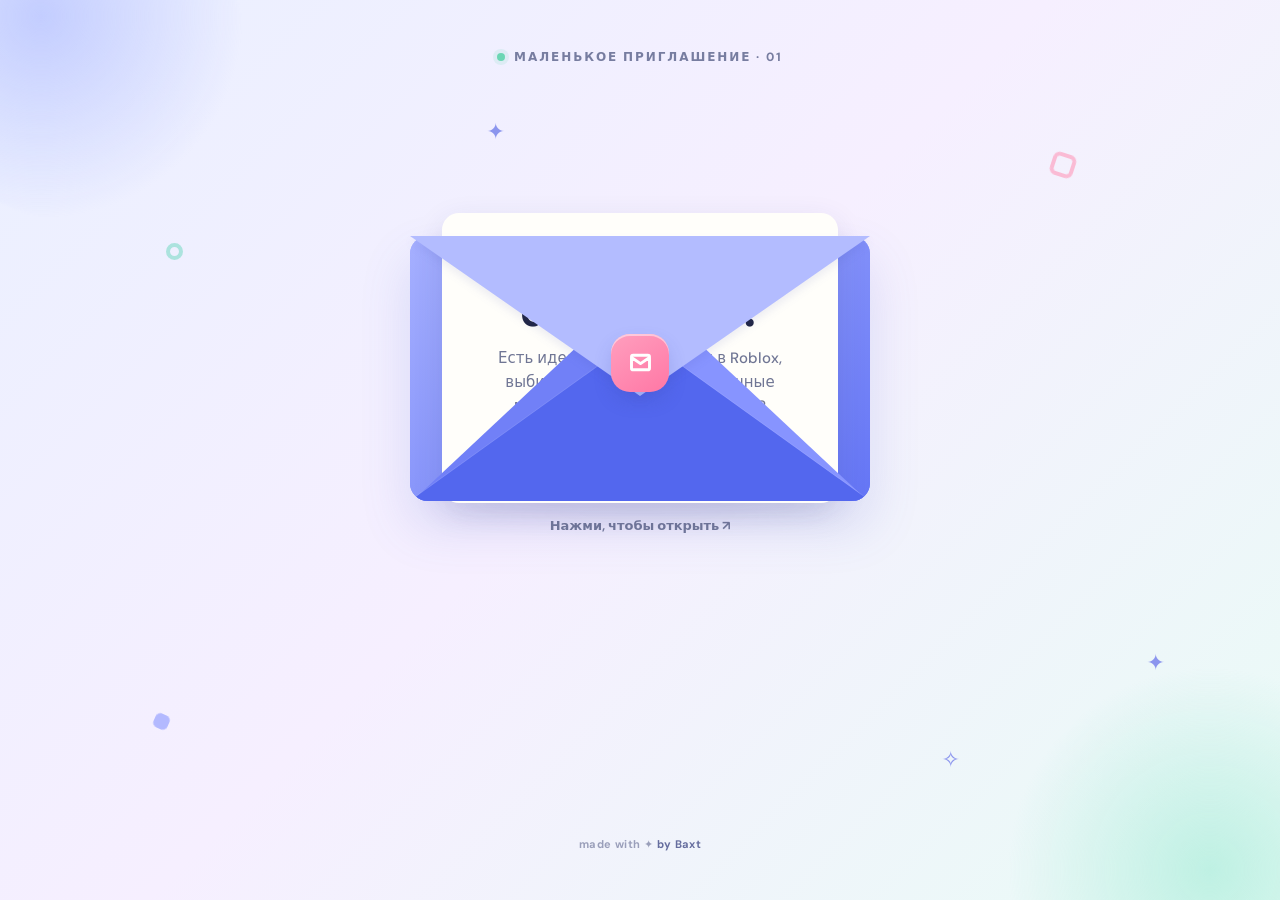
<file: RB/index.html>
<!doctype html>
<html lang="ru">

<head>
  <meta charset="utf-8" />
  <meta name="viewport" content="width=device-width, initial-scale=1, viewport-fit=cover" />
  <meta name="theme-color" content="#edf2ff" />
  <title>Есть план на вечер?</title>
  <style>
    @import url('https://fonts.googleapis.com/css2?family=DM+Sans:wght@400;500;600;700;800&family=Space+Grotesk:wght@400;500;600;700&display=swap');

    :root {
      --ink: #202543;
      --muted: #6d7393;
      --blue: #5367ee;
      --blue2: #7d8cff;
      --pink: #ff7ca8;
      --mint: #9be8d0;
      --paper: #fffefa;
      --line: #e5e8fa
    }

    * {
      box-sizing: border-box
    }

    html,
    body {
      margin: 0;
      min-height: 100%;
      font-family: 'DM Sans', system-ui, sans-serif;
      color: var(--ink)
    }

    body {
      min-height: 100svh;
      overflow-x: hidden;
      background: linear-gradient(135deg, #eaf0ff 0%, #f6efff 48%, #e9fbf6 100%);
      display: grid;
      place-items: center;
      padding: 24px;
      position: relative
    }

    body:before,
    body:after {
      content: "";
      position: fixed;
      pointer-events: none;
      z-index: 0;
      border-radius: 50%;
      filter: blur(1px);
      animation: float 12s ease-in-out infinite
    }

    body:before {
      width: 340px;
      height: 340px;
      top: -120px;
      left: -95px;
      background: radial-gradient(circle at 40% 40%, #a9b6ff99, transparent 70%)
    }

    body:after {
      width: 420px;
      height: 420px;
      bottom: -180px;
      right: -140px;
      background: radial-gradient(circle at 50% 50%, #a2ead699, transparent 68%);
      animation-delay: -5s
    }

    .bg-shape {
      position: fixed;
      z-index: 0;
      pointer-events: none;
      opacity: .55;
      animation: float 9s ease-in-out infinite
    }

    .shape-one {
      width: 24px;
      height: 24px;
      border: 4px solid #ff8eb3;
      border-radius: 7px;
      top: 17%;
      right: 16%;
      transform: rotate(18deg)
    }

    .shape-two {
      width: 15px;
      height: 15px;
      background: #7e8cff;
      border-radius: 5px;
      bottom: 19%;
      left: 12%;
      transform: rotate(24deg);
      animation-delay: -3s
    }

    .shape-three {
      width: 17px;
      height: 17px;
      border: 4px solid #75d9c2;
      border-radius: 50%;
      top: 27%;
      left: 13%;
      animation-delay: -1.5s
    }

    .sparkle {
      position: fixed;
      color: #8b95ee;
      font-size: 22px;
      z-index: 0;
      animation: twinkle 3s ease-in-out infinite
    }

    .sparkle.s1 {
      top: 13%;
      left: 38%
    }

    .sparkle.s2 {
      bottom: 14%;
      right: 25%;
      animation-delay: -1s
    }

    .sparkle.s3 {
      top: 72%;
      right: 9%;
      animation-delay: -2s
    }

    .app {
      width: min(100%, 620px);
      position: relative;
      z-index: 1
    }

    .topline {
      display: flex;
      align-items: center;
      justify-content: center;
      gap: 9px;
      margin-bottom: 18px;
      color: #777da0;
      font-size: 12px;
      font-weight: 800;
      letter-spacing: .16em;
      text-transform: uppercase
    }

    .status-dot {
      width: 8px;
      height: 8px;
      border-radius: 50%;
      background: #6bd6b4;
      box-shadow: 0 0 0 4px #6bd6b426
    }

    .scene {
      position: relative;
      min-height: 510px;
      display: grid;
      place-items: center;
      perspective: 1200px
    }

    .envelope-wrap {
      width: min(100%, 460px);
      height: 355px;
      position: relative;
      cursor: pointer;
      outline: none;
      transition: transform .5s cubic-bezier(.2, .8, .2, 1)
    }

    .envelope-wrap:hover {
      transform: translateY(-5px) rotate(-.5deg)
    }

    .envelope-wrap:focus-visible {
      outline: 3px solid #5367ee;
      outline-offset: 10px;
      border-radius: 20px
    }

    .envelope-shadow {
      position: absolute;
      width: 80%;
      height: 26px;
      left: 10%;
      bottom: 0;
      background: #6d74a52b;
      filter: blur(13px);
      border-radius: 50%;
      transition: all .7s
    }

    .envelope {
      position: absolute;
      left: 0;
      right: 0;
      bottom: 15px;
      height: 265px;
      border-radius: 18px;
      background: linear-gradient(145deg, #8291ff, #5367ee);
      box-shadow: 0 25px 50px #5967c92c, inset 0 1px 0 #ffffff70;
      overflow: visible
    }

    .env-back {
      position: absolute;
      inset: 0;
      border-radius: 18px;
      background: linear-gradient(145deg, #a6b0ff, #6475f5)
    }

    .env-pocket {
      position: absolute;
      inset: 0;
      overflow: hidden;
      border-radius: 0 0 18px 18px;
      z-index: 4
    }

    .env-pocket:before,
    .env-pocket:after {
      content: "";
      position: absolute;
      bottom: -2px;
      width: 0;
      height: 0;
      border-style: solid
    }

    .env-pocket:before {
      left: 0;
      border-width: 0 0 220px 235px;
      border-color: transparent transparent #7180f7 transparent;
      filter: drop-shadow(2px -2px 0 #ffffff16)
    }

    .env-pocket:after {
      right: 0;
      border-width: 220px 0 0 235px;
      border-color: transparent transparent transparent #8794ff
    }

    .env-front {
      position: absolute;
      inset: 0;
      z-index: 5;
      pointer-events: none
    }

    .env-front:before {
      content: "";
      position: absolute;
      left: 0;
      right: 0;
      bottom: 0;
      height: 0;
      border-left: 230px solid transparent;
      border-right: 230px solid transparent;
      border-bottom: 165px solid #5367ee;
      border-radius: 0 0 18px 18px;
      filter: drop-shadow(0 -1px 0 #ffffff18)
    }

    .flap {
      position: absolute;
      left: 0;
      top: 0;
      width: 0;
      height: 0;
      border-left: 230px solid transparent;
      border-right: 230px solid transparent;
      border-top: 160px solid #b3bcff;
      transform-origin: top center;
      z-index: 7;
      transition: transform .8s cubic-bezier(.2, .7, .15, 1), z-index 0s .35s;
      filter: drop-shadow(0 5px 4px #414eaa18)
    }

    .seal {
      position: absolute;
      z-index: 8;
      left: 50%;
      top: 48%;
      transform: translate(-50%, -50%);
      width: 58px;
      height: 58px;
      border-radius: 19px;
      background: linear-gradient(145deg, #ff9fbe, #ff77a5);
      display: grid;
      place-items: center;
      box-shadow: 0 9px 18px #3746a52e, inset 0 2px 0 #ffffff75;
      transition: opacity .3s, transform .4s
    }

    .seal svg {
      width: 27px;
      height: 27px;
      fill: none;
      stroke: white;
      stroke-width: 2.6;
      stroke-linecap: round;
      stroke-linejoin: round
    }

    .letter {
      position: absolute;
      z-index: 3;
      left: 7%;
      width: 86%;
      bottom: 13px;
      height: 290px;
      border-radius: 17px;
      background: var(--paper);
      padding: 26px 25px 22px;
      text-align: center;
      box-shadow: 0 10px 30px #303b7b20;
      transform: translateY(0);
      transition: transform .85s cubic-bezier(.2, .8, .2, 1), height .6s;
      display: flex;
      flex-direction: column;
      align-items: center;
      justify-content: center
    }

    .letter-sticker {
      font-size: 27px;
      line-height: 1;
      margin-bottom: 10px;
      filter: drop-shadow(0 4px 0 #e7eaff)
    }

    .letter h1 {
      font-family: 'Space Grotesk', sans-serif;
      font-size: clamp(27px, 6vw, 42px);
      line-height: 1.04;
      letter-spacing: -.055em;
      margin: 0 0 12px;
      font-weight: 700
    }

    .letter h1 span {
      color: var(--blue)
    }

    .letter p {
      max-width: 315px;
      margin: 0;
      color: #707694;
      font-size: 15px;
      line-height: 1.6;
      font-weight: 500
    }

    .letter .mini-tag {
      margin-top: 18px;
      padding: 7px 12px;
      border: 1px solid #e6e9ff;
      border-radius: 99px;
      color: #7a82ad;
      font-size: 11px;
      font-weight: 800;
      letter-spacing: .08em;
      text-transform: uppercase;
      background: #f8f8ff
    }

    .open-hint {
      position: absolute;
      bottom: -18px;
      left: 0;
      right: 0;
      text-align: center;
      color: #70769a;
      font-size: 13px;
      font-weight: 700;
      transition: opacity .3s, transform .3s
    }

    .open-hint span {
      display: inline-block;
      animation: nudge 1.7s ease-in-out infinite
    }

    .envelope-wrap.open .flap {
      transform: rotateX(180deg);
      z-index: 1;
      filter: none
    }

    .envelope-wrap.open .letter {
      transform: translateY(-118px);
      height: 315px;
      transition-delay: .15s
    }

    .envelope-wrap.open .seal {
      opacity: 0;
      transform: translate(-50%, -50%) scale(.4)
    }

    .envelope-wrap.open .envelope-shadow {
      transform: scale(1.1);
      opacity: .7
    }

    .envelope-wrap.open .open-hint {
      opacity: 0;
      transform: translateY(8px);
      pointer-events: none
    }

    .invite-ui {
      opacity: 0;
      transform: translateY(18px);
      pointer-events: none;
      transition: opacity .55s, transform .55s;
      position: relative;
      margin: -2px auto 0;
      width: min(100%, 460px);
      text-align: center
    }

    .invite-ui.show {
      opacity: 1;
      transform: translateY(0);
      pointer-events: auto;
      transition-delay: .35s
    }

    .question {
      font-family: 'Space Grotesk', sans-serif;
      font-size: 20px;
      font-weight: 700;
      letter-spacing: -.03em;
      margin: 0 0 15px
    }

    .button-zone {
      height: 158px;
      position: relative;
      display: flex;
      align-items: center;
      justify-content: flex-start;
      gap: 13px;
      border: 1px dashed #cbd1f4;
      border-radius: 22px;
      background: linear-gradient(135deg, #ffffffb5, #eef0ff99);
      padding: 16px 18px;
      overflow: hidden;
      touch-action: pan-y;
      box-shadow: inset 0 1px 0 #fff
    }

    .choice {
      appearance: none;
      border: 0;
      border-radius: 13px;
      padding: 13px 20px;
      min-width: 112px;
      font: 800 14px 'DM Sans', sans-serif;
      cursor: pointer;
      transition: transform .18s, box-shadow .18s, background .18s;
      box-shadow: 0 6px 0 #27305d16;
      position: relative;
      white-space: nowrap;
      z-index: 2
    }

    .choice:active {
      transform: translateY(3px) scale(.98);
      box-shadow: 0 3px 0 #27305d16
    }

    .yes {
      background: var(--mint);
      color: #174e4b
    }

    .yes:hover {
      background: #b5f2e0;
      transform: translateY(-2px);
      box-shadow: 0 9px 18px #70d7bc45
    }

    .no {
      background: #fff;
      color: #777c9a;
      border: 1px solid #e3e6f7;
      z-index: 2
    }

    .no.teleport {
      position: absolute;
      left: var(--x, 75%);
      top: var(--y, 50%);
      transform: translate(-50%, -50%);
      animation: pop .24s ease-out;
      z-index: 3
    }

    .tiny-note {
      margin: 11px 0 0;
      color: #8589a6;
      font-size: 11px;
      font-weight: 600
    }

    .success {
      display: none;
      margin: 17px auto 0;
      padding: 18px 19px;
      border-radius: 18px;
      background: #ffffffb8;
      border: 1px solid #fff;
      box-shadow: 0 12px 30px #4e5bc514;
      animation: successIn .55s cubic-bezier(.2, .8, .2, 1)
    }

    .success.show {
      display: block
    }

    .success .big-check {
      width: 44px;
      height: 44px;
      border-radius: 15px;
      display: grid;
      place-items: center;
      margin: 0 auto 10px;
      background: #d8f9ed;
      color: #1b8a6d;
      font-size: 23px;
      font-weight: 900;
      transform: rotate(-7deg)
    }

    .success h2 {
      font-family: 'Space Grotesk', sans-serif;
      font-size: 23px;
      letter-spacing: -.04em;
      margin: 0 0 5px
    }

    .success p {
      margin: 0;
      color: #707694;
      font-size: 14px;
      line-height: 1.5
    }

    .telegram-link {
      display: inline-flex;
      align-items: center;
      justify-content: center;
      gap: 8px;
      margin-top: 14px;
      padding: 12px 17px;
      border-radius: 13px;
      background: #e1f3ff;
      color: #1769a6;
      text-decoration: none;
      font-weight: 800;
      font-size: 14px;
      box-shadow: 0 5px 0 #1d76a31a;
      transition: transform .2s, background .2s
    }

    .telegram-link:hover {
      transform: translateY(-2px);
      background: #d1ecff
    }

    .reaction {
      position: fixed;
      z-index: 30;
      pointer-events: none;
      font-weight: 900;
      font-size: clamp(15px, 3vw, 21px);
      color: #5367ee;
      text-shadow: 0 2px 0 white;
      white-space: nowrap;
      animation: reactionPop 1.25s cubic-bezier(.2, .8, .2, 1) forwards
    }

    .burst-piece {
      position: fixed;
      z-index: 29;
      width: 8px;
      height: 8px;
      border-radius: 3px;
      pointer-events: none;
      animation: burst .65s ease-out forwards
    }

    .footer strong {
      color: #656d9e
    }

    .footer {
      margin-top: 22px;
      text-align: center;
      color: #9a9fba;
      font-size: 11px;
      font-weight: 700;
      letter-spacing: .04em
    }

    .confetti {
      position: fixed;
      top: -20px;
      width: 9px;
      height: 13px;
      border-radius: 3px;
      z-index: 10;
      pointer-events: none;
      animation: fall 1.7s ease-in forwards
    }

    @keyframes float {

      0%,
      100% {
        translate: 0 0;
        rotate: 0deg
      }

      50% {
        translate: 0 -17px;
        rotate: 8deg
      }
    }

    @keyframes twinkle {

      0%,
      100% {
        opacity: .3;
        transform: scale(.8) rotate(0)
      }

      50% {
        opacity: 1;
        transform: scale(1.2) rotate(25deg)
      }
    }

    @keyframes nudge {

      0%,
      100% {
        transform: translateY(0)
      }

      50% {
        transform: translateY(4px)
      }
    }

    @keyframes pop {
      0% {
        scale: .75;
        opacity: .45
      }

      100% {
        scale: 1;
        opacity: 1
      }
    }

    @keyframes successIn {
      0% {
        opacity: 0;
        transform: translateY(14px) scale(.97)
      }

      100% {
        opacity: 1;
        transform: translateY(0) scale(1)
      }
    }

    @keyframes fall {
      to {
        transform: translate3d(var(--drift), 110vh, 0) rotate(650deg);
        opacity: .1
      }
    }

    @keyframes reactionPop {
      0% {
        opacity: 0;
        transform: translate(-50%, -20%) scale(.55) rotate(-7deg)
      }

      18% {
        opacity: 1;
        transform: translate(-50%, -100%) scale(1.08) rotate(3deg)
      }

      70% {
        opacity: 1
      }

      100% {
        opacity: 0;
        transform: translate(-50%, -170%) scale(.92) rotate(-4deg)
      }
    }

    @keyframes burst {
      0% {
        opacity: 1;
        transform: translate(0, 0) scale(1) rotate(0)
      }

      100% {
        opacity: 0;
        transform: translate(var(--bx), var(--by)) scale(.25) rotate(220deg)
      }
    }

    @media(max-width:520px) {
      body {
        padding: 18px 14px
      }

      .scene {
        min-height: 455px
      }

      .envelope-wrap {
        height: 325px;
        width: min(100%, 390px)
      }

      .envelope {
        height: 235px;
        bottom: 12px
      }

      .flap {
        border-left-width: min(50vw, 195px);
        border-right-width: min(50vw, 195px);
        border-top-width: 135px
      }

      .env-pocket:before {
        border-left-width: min(50vw, 195px);
        border-bottom-width: 195px
      }

      .env-pocket:after {
        border-left-width: min(50vw, 195px);
        border-top-width: 195px
      }

      .env-front:before {
        border-left-width: min(50vw, 195px);
        border-right-width: min(50vw, 195px);
        border-bottom-width: 145px
      }

      .letter {
        height: 265px;
        padding: 23px 17px 18px
      }

      .envelope-wrap.open .letter {
        transform: translateY(-102px);
        height: 295px
      }

      .letter p {
        font-size: 14px
      }

      .seal {
        width: 52px;
        height: 52px;
        border-radius: 17px
      }

      .invite-ui {
        margin-top: 0
      }

      .button-zone {
        height: 150px;
        padding: 13px 12px
      }

      .choice {
        min-width: 100px;
        padding: 13px 15px
      }

      .yes {
        max-width: 48%;
        white-space: normal;
        line-height: 1.25
      }

      .no {
        max-width: 45%;
        padding: 12px 14px
      }

      .topline {
        font-size: 10px;
        letter-spacing: .13em
      }

      .footer {
        margin-top: 17px
      }
    }

    @media(prefers-reduced-motion:reduce) {

      *,
      *:before,
      *:after {
        animation-duration: .01ms !important;
        animation-iteration-count: 1 !important;
        scroll-behavior: auto !important;
        transition-duration: .01ms !important
      }
    }
  </style>
</head>

<body>
  <div class="bg-shape shape-one"></div>
  <div class="bg-shape shape-two"></div>
  <div class="bg-shape shape-three"></div>
  <div class="sparkle s1">✦</div>
  <div class="sparkle s2">✧</div>
  <div class="sparkle s3">✦</div>
  <main class="app">
    <div class="topline"><span class="status-dot"></span> маленькое приглашение · 01</div>
    <section class="scene" aria-label="Приглашение в конверте">
      <div class="envelope-wrap" id="envelope" role="button" tabindex="0" aria-label="Открыть конверт">
        <div class="envelope-shadow"></div>
        <div class="letter">
          <div class="letter-sticker">🕹️</div>
          <h1>Go в <span>Roblox</span>?</h1>
          <p>Есть идея на вечер: зайдем в Roblox, выбираем режим, ловим смешные моменты и просто кайфуем, да?</p>
          <div class="mini-tag">вечерний план · без скуки</div>
        </div>
        <div class="envelope">
          <div class="env-back"></div>
          <div class="env-pocket"></div>
          <div class="env-front"></div>
          <div class="flap"></div>
          <div class="seal" aria-hidden="true"><svg viewBox="0 0 24 24">
              <path
                d="M4 7.5 12 13l8-5.5M5.5 5.5h13A1.5 1.5 0 0 1 20 7v10a1.5 1.5 0 0 1-1.5 1.5h-13A1.5 1.5 0 0 1 4 17V7a1.5 1.5 0 0 1 1.5-1.5Z" />
            </svg></div>
        </div>
        <div class="open-hint"><span>Нажми, чтобы открыть ↗</span></div>
      </div>
    </section>
    <section class="invite-ui" id="inviteUI" aria-live="polite">
      <p class="question">Ну что, договорились? </p>
      <div class="button-zone" id="buttonZone">
        <button class="choice yes" id="yesBtn">ДА, ПОГНАЛИ ✨</button>
        <button class="choice no" id="noBtn">Не-а 🙃</button>
      </div>
      <p class="tiny-note" id="tinyNote">Выбор за тобой. Почти хехе </p>
      <div class="success" id="successBox">
        <div class="big-check">✓</div>
        <h2>Ну всё, договорились! 🎮</h2>
        <p>Тогда вечером сыграем ) Напиши мне, когда освободишься — решим, во что зайти :).</p>
        <a class="telegram-link" href="https://t.me/bbaxttt" target="_blank" rel="noopener noreferrer">✉ Напиши мне в личку </a>
      </div>
    </section>
    <div class="footer">made with ✦ <strong>by Baxt</strong></div>
  </main>
  <script>
    const envelope = document.getElementById('envelope');
    const inviteUI = document.getElementById('inviteUI');
    const buttonZone = document.getElementById('buttonZone');
    const noBtn = document.getElementById('noBtn');
    const yesBtn = document.getElementById('yesBtn');
    const tinyNote = document.getElementById('tinyNote');
    const successBox = document.getElementById('successBox');
    let opened = false;
    let noCount = 0;
    const notes = ['Хмм, кнопка опять убежала ', 'Почему нет? ', 'Ну пожааалуйста ', 'Не хочешь со мной в Roblox? ', 'Она явно за «Да» 🎮', 'Ладно, попробуй ещё раз 😂'];
    const reactions = ['Почему нет? 🤨',
                        'А кнопка-то обиделась ( ',
                        'Ты серьёзно сейчас? ',
                        'Roblox сам себя не сыграет 🎮',
                        'Нет - не принимается 😂',
                        'Ошибка 404: согласие не найдено',
                        'Кнопка не согласна с тобой ',
                        'Так, это не по плану ',
                        'Попробуй ещё раз ',];
    const colors = ['#7c8cff', '#ff85ac', '#83dfc6', '#ffd66f', '#b6a1ff', '#ff9fbe'];

    function openEnvelope() {
      if (opened) return;
      opened = true;
      envelope.classList.add('open');
      envelope.setAttribute('aria-expanded', 'true');
      window.setTimeout(() => inviteUI.classList.add('show'), 650);
    }
    envelope.addEventListener('click', openEnvelope);
    envelope.addEventListener('keydown', e => { if (e.key === 'Enter' || e.key === ' ') { e.preventDefault(); openEnvelope(); } });

    function showNoReaction(x, y) {
      const bubble = document.createElement('div');
      bubble.className = 'reaction';
      bubble.textContent = reactions[Math.floor(Math.random() * reactions.length)];
      bubble.style.left = `${Math.min(window.innerWidth - 100, Math.max(100, x))}px`;
      bubble.style.top = `${Math.min(window.innerHeight - 35, Math.max(45, y))}px`;
      document.body.appendChild(bubble);
      setTimeout(() => bubble.remove(), 1300);

      // Маленький праздничный хлопок прямо там, где была кнопка
      for (let i = 0; i < 18; i++) {
        const bit = document.createElement('i');
        bit.className = 'burst-piece';
        bit.style.left = `${x}px`; bit.style.top = `${y}px`;
        bit.style.background = colors[Math.floor(Math.random() * colors.length)];
        bit.style.setProperty('--bx', `${(Math.random() - .5) * 145}px`);
        bit.style.setProperty('--by', `${(Math.random() - .5) * 115}px`);
        document.body.appendChild(bit);
        setTimeout(() => bit.remove(), 750);
      }
    }

    function moveNoButton() {
      if (noBtn.disabled) return;
      const zone = buttonZone.getBoundingClientRect();
      const btn = noBtn.getBoundingClientRect();
      showNoReaction(btn.left + btn.width / 2, btn.top + btn.height / 2);

      // «Да» остаётся слева, а «Нет» перемещается только в правой части большой коробки.
      const pad = 12;
      const safeLeft = Math.min(zone.width * .58, zone.width - btn.width - pad);
      const safeRight = Math.max(safeLeft, zone.width - btn.width - pad);
      const x = safeLeft + Math.random() * Math.max(0, safeRight - safeLeft);
      const minY = btn.height / 2 + pad;
      const maxY = Math.max(minY, zone.height - btn.height / 2 - pad);
      const y = minY + Math.random() * Math.max(0, maxY - minY);
      noBtn.classList.add('teleport');
      noBtn.style.setProperty('--x', `${x + btn.width / 2}px`);
      noBtn.style.setProperty('--y', `${y}px`);
      noCount++;
      tinyNote.textContent = notes[Math.min(noCount - 1, notes.length - 1)];
    }
    noBtn.addEventListener('pointerenter', e => { if (e.pointerType === 'mouse') moveNoButton(); });
    noBtn.addEventListener('click', e => { e.preventDefault(); moveNoButton(); });
    noBtn.addEventListener('touchstart', e => { e.preventDefault(); moveNoButton(); }, { passive: false });

    function celebrate() {
      for (let i = 0; i < 34; i++) {
        const piece = document.createElement('i');
        piece.className = 'confetti';
        piece.style.left = Math.random() * 100 + 'vw';
        piece.style.background = ['#7c8cff', '#ff85ac', '#83dfc6', '#ffd66f', '#b6a1ff'][Math.floor(Math.random() * 5)];
        piece.style.setProperty('--drift', `${(Math.random() - .5) * 180}px`);
        piece.style.animationDelay = (Math.random() * .35) + 's';
        piece.style.transform = `rotate(${Math.random() * 180}deg)`;
        document.body.appendChild(piece);
        setTimeout(() => piece.remove(), 2300);
      }
    }
    yesBtn.addEventListener('click', () => {
      yesBtn.disabled = true; noBtn.disabled = true;
      buttonZone.style.transition = 'opacity .25s, transform .25s';
      buttonZone.style.opacity = '0'; buttonZone.style.transform = 'scale(.96)';
      tinyNote.style.display = 'none';
      setTimeout(() => { buttonZone.style.display = 'none'; successBox.classList.add('show'); celebrate(); }, 260);
    });
  </script>
</body>

</html>
</file>
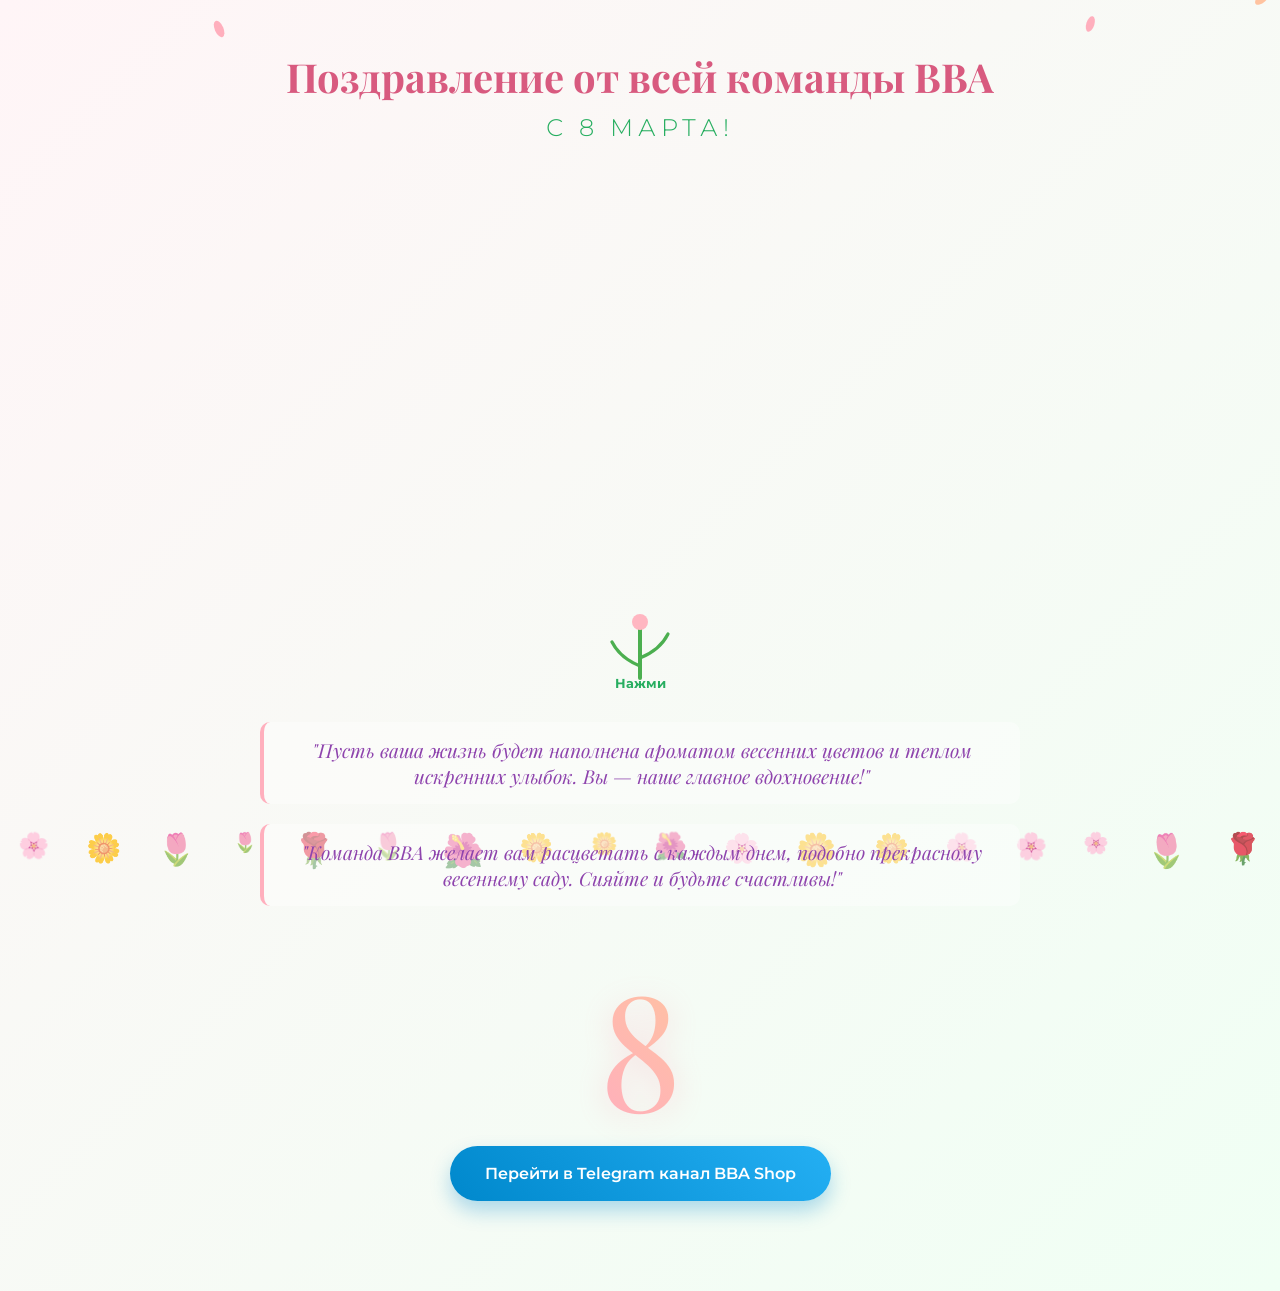
<file: 8mart/kanal/index.html>
<!DOCTYPE html>
<html lang="ru">

<head>
    <meta charset="UTF-8">
    <meta name="viewport" content="width=device-width, initial-scale=1.0">
    <title>С 8 Марта от BBA</title>
    <link
        href="https://fonts.googleapis.com/css2?family=Montserrat:wght@300;600&family=Playfair+Display:ital,wght@0,700;1,700&display=swap"
        rel="stylesheet">
    <style>
        :root {
            --primary-pink: #ffafbd;
            --soft-green: #2ecc71;
            --accent-gold: #d4af37;
            --text-dark: #4a4a4a;
            --branch-color: #7B5E57;
        }

        * {
            margin: 0;
            padding: 0;
            box-sizing: border-box;
        }

        body {
            background: linear-gradient(135deg, #fff5f7 0%, #f0fff4 100%);
            font-family: 'Montserrat', sans-serif;
            color: var(--text-dark);
            overflow-x: hidden;
            min-height: 100vh;
            display: flex;
            flex-direction: column;
            align-items: center;
            text-align: center;
        }

        /* Слой для падающих лепестков */
        #petalCanvas {
            position: fixed;
            top: 0;
            left: 0;
            width: 100%;
            height: 100%;
            pointer-events: none;
            z-index: 2;
        }

        header {
            margin-top: 50px;
            padding: 0 20px;
            z-index: 10;
        }

        h1 {
            font-family: 'Playfair Display', serif;
            font-size: 2.5rem;
            margin-bottom: 10px;
            color: #d85a7f;
            animation: fadeInDown 1.5s ease;
        }

        .subtitle {
            font-size: 1.5rem;
            font-weight: 300;
            letter-spacing: 5px;
            text-transform: uppercase;
            color: #27ae60;
            animation: fadeInUp 2s ease;
        }

        #garden {
            position: relative;
            width: 100%;
            height: 550px;
            display: flex;
            justify-content: center;
            align-items: flex-end;
            cursor: pointer;
            margin-top: 10px;
            z-index: 5;
        }

        #sprout {
            position: absolute;
            bottom: 20px;
            left: 50%;
            transform: translateX(-50%);
            width: 80px;
            height: 80px;
            transition: transform 0.3s, opacity 0.5s;
            z-index: 10;
        }

        #sprout:hover {
            transform: translateX(-50%) scale(1.1);
        }

        #treeCanvas {
            position: absolute;
            bottom: 0;
            left: 0;
            width: 100%;
            height: 100%;
            pointer-events: none;
        }

        .sway-tree {
            animation: treeSway 6s infinite ease-in-out;
            transform-origin: bottom center;
        }

        .wish {
            position: absolute;
            background: rgba(255, 255, 255, 0.9);
            padding: 6px 12px;
            border-radius: 15px;
            font-size: 0.85rem;
            font-weight: 600;
            box-shadow: 0 4px 10px rgba(216, 90, 127, 0.2);
            pointer-events: none;
            opacity: 0;
            transform: translate(-50%, -50%) scale(0);
            transition: all 0.8s cubic-bezier(0.175, 0.885, 0.32, 1.275);
            white-space: nowrap;
            border: 1px solid var(--primary-pink);
            z-index: 5;
            color: #bd365d;
        }

        /* Стили для цитат под деревом */
        .quotes-container {
            max-width: 800px;
            margin: 20px auto;
            padding: 0 20px;
            z-index: 10;
        }

        .quote-card {
            font-family: 'Playfair Display', serif;
            font-style: italic;
            font-size: 1.2rem;
            color: #8e44ad;
            margin-bottom: 20px;
            background: rgba(255, 255, 255, 0.4);
            padding: 15px;
            border-radius: 10px;
            border-left: 4px solid var(--primary-pink);
            animation: fadeInUp 2.5s ease;
        }

        .eight-container {
            margin: 20px 0;
            font-family: 'Playfair Display', serif;
            font-size: 10rem;
            line-height: 1;
            background: linear-gradient(45deg, #ffafbd, #ffc3a0);
            -webkit-background-clip: text;
            -webkit-text-fill-color: transparent;
            position: relative;
            filter: drop-shadow(0 5px 15px rgba(255, 175, 189, 0.4));
            animation: floating 3s infinite ease-in-out;
        }

        .tg-button {
            display: inline-block;
            margin-bottom: 90px;
            padding: 18px 35px;
            background: linear-gradient(45deg, #0088cc, #24aff3);
            color: white;
            text-decoration: none;
            border-radius: 50px;
            font-weight: 600;
            box-shadow: 0 10px 20px rgba(0, 136, 204, 0.3);
            transition: all 0.3s ease;
            z-index: 10;
            position: relative;
        }

        .tg-button:hover {
            transform: translateY(-3px);
            box-shadow: 0 15px 25px rgba(0, 136, 204, 0.4);
        }

        .bottom-flowers {
            position: fixed;
            bottom: -10px;
            width: 100%;
            height: 80px;
            display: flex;
            justify-content: space-around;
            pointer-events: none;
            z-index: 1;
        }

        .flower-icon {
            font-size: 1.8rem;
            animation: sway 4s infinite ease-in-out;
            opacity: 0.7;
        }

        @keyframes sway {

            0%,
            100% {
                transform: rotate(-8deg) translateY(0);
            }

            50% {
                transform: rotate(8deg) translateY(-8px);
            }
        }

        @keyframes treeSway {

            0%,
            100% {
                transform: rotate(0deg);
            }

            25% {
                transform: rotate(-1deg);
            }

            75% {
                transform: rotate(1deg);
            }
        }

        @keyframes floating {

            0%,
            100% {
                transform: translateY(0);
            }

            50% {
                transform: translateY(-15px);
            }
        }

        @keyframes fadeInDown {
            from {
                opacity: 0;
                transform: translateY(-30px);
            }

            to {
                opacity: 1;
                transform: translateY(0);
            }
        }

        @keyframes fadeInUp {
            from {
                opacity: 0;
                transform: translateY(30px);
            }

            to {
                opacity: 1;
                transform: translateY(0);
            }
        }

        @media (max-width: 600px) {
            h1 {
                font-size: 1.6rem;
            }

            .subtitle {
                font-size: 1.1rem;
                letter-spacing: 3px;
            }

            .eight-container {
                font-size: 7rem;
                margin: 20px 0;
            }

            #garden {
                height: 450px;
            }

            .wish {
                font-size: 0.75rem;
                padding: 5px 10px;
            }

            .quote-card {
                font-size: 1rem;
            }
        }
    </style>
</head>

<body>

    <canvas id="petalCanvas"></canvas>

    <header>
        <h1>Поздравление от всей команды BBA</h1>
        <div class="subtitle">С 8 Марта!</div>
    </header>

    <div id="garden">
        <div id="sprout">
            <svg viewBox="0 0 100 100">
                <path d="M50 95 Q50 50 50 25" stroke="#4CAF50" stroke-width="5" fill="none" stroke-linecap="round" />
                <path d="M50 70 Q75 60 85 40" stroke="#4CAF50" stroke-width="4" fill="none" stroke-linecap="round" />
                <path d="M50 80 Q25 70 15 50" stroke="#4CAF50" stroke-width="4" fill="none" stroke-linecap="round" />
                <circle cx="50" cy="25" r="10" fill="#FFB6C1" />
            </svg>
            <p style="font-size: 0.8rem; color: #27ae60; font-weight: bold; margin-top: -10px;">Нажми</p>
        </div>
        <canvas id="treeCanvas"></canvas>
    </div>

    <div class="quotes-container">
        <div class="quote-card">
            "Пусть ваша жизнь будет наполнена ароматом весенних цветов и теплом искренних улыбок. Вы — наше главное
            вдохновение!"
        </div>
        <div class="quote-card">
            "Команда BBA желает вам расцветать с каждым днем, подобно прекрасному весеннему саду. Сияйте и будьте
            счастливы!"
        </div>
    </div>

    <div class="eight-container">8</div>

    <a href="https://t.me/+ILiWQ7_NxxNlM2Uy" class="tg-button" target="_blank">Перейти в Telegram канал BBA Shop</a>

    <div class="bottom-flowers" id="flowerBed"></div>

    <script>
        // ЛОГИКА ДЕРЕВА (ОРИГИНАЛЬНАЯ)
        const canvas = document.getElementById('treeCanvas');
        const ctx = canvas.getContext('2d');
        const garden = document.getElementById('garden');
        const sprout = document.getElementById('sprout');

        let wishesData = [
            "Будь счастлива", "Улыбайся чаще", "Весеннего счастья",
            "Тепла и радости", "Счастья и улыбок", "Прекрасной весны",
            "Радости каждый день", "Яркого настроения"
        ];

        wishesData = wishesData.sort(() => Math.random() - 0.5);
        let grown = false;

        function initCanvas() {
            const containerRect = garden.getBoundingClientRect();
            canvas.width = containerRect.width;
            canvas.height = containerRect.height;
            if (grown) {
                ctx.clearRect(0, 0, canvas.width, canvas.height);
                sprout.style.display = 'block';
                sprout.style.opacity = '1';
                grown = false;
                document.querySelectorAll('.wish').forEach(w => w.remove());
                canvas.classList.remove('sway-tree');
            }
        }

        window.addEventListener('resize', initCanvas);
        initCanvas();

        let branchTips = [];

        function drawTree(startX, startY, len, angle, branchWidth, depth) {
            ctx.beginPath();
            ctx.save();
            ctx.strokeStyle = "#7B5E57";
            ctx.lineWidth = branchWidth;
            ctx.lineCap = "round";
            ctx.translate(startX, startY);
            ctx.rotate(angle * Math.PI / 180);
            ctx.moveTo(0, 0);
            ctx.lineTo(0, -len);
            ctx.stroke();

            if (depth > 0) {
                const randomAngle = 10 + Math.random() * 15;
                const randomLen = 0.7 + Math.random() * 0.15;
                drawTree(0, -len, len * randomLen, angle - randomAngle, branchWidth * 0.7, depth - 1);
                drawTree(0, -len, len * randomLen, angle + randomAngle, branchWidth * 0.7, depth - 1);
            } else {
                const matrix = ctx.getTransform();
                const tipX = matrix.a * 0 + matrix.c * (-len) + matrix.e;
                const tipY = matrix.b * 0 + matrix.d * (-len) + matrix.f;
                branchTips.push({ x: tipX, y: tipY });
                ctx.beginPath();
                ctx.arc(0, -len, 4 + Math.random() * 2, 0, Math.PI * 2);
                ctx.fillStyle = Math.random() > 0.4 ? "#ffafbd" : "#ffc3a0";
                ctx.fill();
            }
            ctx.restore();
        }

        function placeWishes() {
            if (wishesData.length === 0 || branchTips.length === 0) return;
            const sortedTips = branchTips.sort(() => Math.random() - 0.5);
            const selectedTips = [];
            const minDistance = 50;
            for (let tip of sortedTips) {
                let tooClose = false;
                for (let selected of selectedTips) {
                    const dist = Math.hypot(tip.x - selected.x, tip.y - selected.y);
                    if (dist < minDistance) { tooClose = true; break; }
                }
                if (!tooClose) {
                    selectedTips.push(tip);
                    if (selectedTips.length === wishesData.length) break;
                }
            }
            selectedTips.forEach((tip, index) => {
                const label = document.createElement('div');
                label.className = 'wish';
                label.innerText = wishesData[index];
                label.style.left = `${tip.x}px`;
                label.style.top = `${tip.y}px`;
                garden.appendChild(label);
                setTimeout(() => {
                    label.style.opacity = '1';
                    label.style.transform = 'translate(-50%, -50%) scale(1)';
                }, 100 + index * 150);
            });
        }

        garden.addEventListener('click', () => {
            if (grown) return;
            grown = true;
            branchTips = [];
            sprout.style.opacity = '0';
            setTimeout(() => sprout.style.display = 'none', 500);
            let currentLen = 0;
            const targetLen = canvas.height * 0.22;
            const depth = window.innerWidth < 600 ? 5 : 6;
            function animate() {
                if (currentLen < targetLen) {
                    ctx.clearRect(0, 0, canvas.width, canvas.height);
                    drawTree(canvas.width / 2, canvas.height - 20, currentLen, 0, 12, depth);
                    currentLen += 3;
                    requestAnimationFrame(animate);
                } else {
                    placeWishes();
                    canvas.classList.add('sway-tree');
                }
            }
            animate();
        });

        // ЦВЕТЫ ВНИЗУ
        const flowerBed = document.getElementById('flowerBed');
        const flowerIcons = ['🌸', '🌷', '🌹', '🌺', '🌼'];
        const numFlowers = window.innerWidth < 600 ? 10 : 18;
        for (let i = 0; i < numFlowers; i++) {
            const f = document.createElement('div');
            f.className = 'flower-icon';
            f.innerText = flowerIcons[Math.floor(Math.random() * flowerIcons.length)];
            f.style.animationDelay = `${Math.random() * 3}s`;
            f.style.fontSize = `${1.2 + Math.random() * 1}rem`;
            flowerBed.appendChild(f);
        }

        // ЛОГИКА ПАДАЮЩИХ ЛЕПЕСТКОВ (НОВОЕ)
        const pCanvas = document.getElementById('petalCanvas');
        const pCtx = pCanvas.getContext('2d');
        let petals = [];

        function initPetals() {
            pCanvas.width = window.innerWidth;
            pCanvas.height = window.innerHeight;
        }
        window.addEventListener('resize', initPetals);
        initPetals();

        class Petal {
            constructor() {
                this.x = Math.random() * pCanvas.width;
                this.y = Math.random() * pCanvas.height - pCanvas.height;
                this.size = Math.random() * 5 + 5;
                this.speed = Math.random() * 1 + 1;
                this.angle = Math.random() * Math.PI * 2;
                this.spin = Math.random() * 0.02 - 0.01;
                this.color = Math.random() > 0.5 ? "#ffafbd" : "#ffc3a0";
            }
            update() {
                this.y += this.speed;
                this.x += Math.sin(this.angle) * 0.5;
                this.angle += this.spin;
                if (this.y > pCanvas.height) {
                    this.y = -10;
                    this.x = Math.random() * pCanvas.width;
                }
            }
            draw() {
                pCtx.save();
                pCtx.translate(this.x, this.y);
                pCtx.rotate(this.angle);
                pCtx.beginPath();
                pCtx.ellipse(0, 0, this.size, this.size / 2, 0, 0, Math.PI * 2);
                pCtx.fillStyle = this.color;
                pCtx.fill();
                pCtx.restore();
            }
        }

        for (let i = 0; i < 30; i++) petals.push(new Petal());

        function animatePetals() {
            pCtx.clearRect(0, 0, pCanvas.width, pCanvas.height);
            petals.forEach(p => {
                p.update();
                p.draw();
            });
            requestAnimationFrame(animatePetals);
        }
        animatePetals();
    </script>
</body>

</html>
</file>
<file: BBA_G/style.css>
/* style.css */

/* Custom Properties for Global Design Tokens */
:root {
    --bg-main: #0a0a0a;
    --bg-card: #111111;
    --text-primary: #ffffff;
    --text-muted: #888888;
    
    /* Highlight Colors for Critical Data visibility */
    --accent-important: #ffb74d; 
    --accent-notice: #64b5f6;
    --accent-glow: rgba(255, 183, 77, 0.15);

    --glass-bg: rgba(255, 255, 255, 0.02);
    --glass-border: rgba(255, 255, 255, 0.05);
    
    --radius-large: 24px;
    --radius-medium: 16px;
    
    --transition-smooth: all 0.6s cubic-bezier(0.16, 1, 0.3, 1);
    --transition-fast: all 0.25s ease;
}

/* Reset & Global Settings */
* {
    box-sizing: border-box;
    margin: 0;
    padding: 0;
}

html {
    scroll-behavior: smooth;
    background-color: var(--bg-main);
    color: var(--text-primary);
    font-family: 'Inter', -apple-system, sans-serif;
    -webkit-font-smoothing: antialiased;
    overflow-x: hidden;
}

body {
    overflow-x: hidden;
    position: relative;
    min-height: 100vh;
}

/* Background Atmospheric Lights and Geometry */
.bg-blur-light {
    position: absolute;
    width: 600px;
    height: 600px;
    background: radial-gradient(circle, rgba(255,255,255,0.015) 0%, rgba(0,0,0,0) 70%);
    pointer-events: none;
    z-index: 0;
}

.bg-blur-light.top-left {
    top: -200px;
    left: -200px;
}

.bg-blur-light.bottom-right {
    bottom: 200px;
    right: -200px;
}

.bg-giant-airplane {
    position: fixed;
    bottom: -100px;
    left: -150px;
    width: 700px;
    height: 700px;
    pointer-events: none;
    z-index: 0;
    opacity: 0.6;
    transform: rotate(15deg);
}

/* Native CSS Intro Animations */
@keyframes fadeIn {
    from { opacity: 0; }
    to { opacity: 1; }
}

@keyframes slideUp {
    from { opacity: 0; transform: translateY(40px); }
    to { opacity: 1; transform: translateY(0); }
}

@keyframes scaleUp {
    from { opacity: 0; transform: scale(0.95) translateY(20px); }
    to { opacity: 1; transform: scale(1) translateY(0); }
}

.animate-fade-in { animation: fadeIn 1s cubic-bezier(0.16, 1, 0.3, 1) forwards; }
.animate-slide-up { opacity: 0; animation: slideUp 1.2s cubic-bezier(0.16, 1, 0.3, 1) forwards; }
.animate-scale-up { opacity: 0; animation: scaleUp 1.4s cubic-bezier(0.16, 1, 0.3, 1) forwards; }

/* Header & Interactive Status Badge */
.header {
    position: fixed;
    top: 0;
    left: 0;
    width: 100%;
    z-index: 1000;
    background: rgba(10, 10, 10, 0.7);
    backdrop-filter: blur(20px);
    -webkit-backdrop-filter: blur(20px);
    border-bottom: 1px solid var(--glass-border);
}

.header-container {
    max-width: 1200px;
    margin: 0 auto;
    padding: 20px 24px;
    display: flex;
    justify-content: space-between;
    align-items: center;
}

.logo {
    font-size: 1.25rem;
    font-weight: 700;
    letter-spacing: -0.5px;
    text-transform: uppercase;
}

.logo span {
    font-weight: 300;
    color: var(--text-muted);
    margin-left: 2px;
}

.status-wrapper {
    position: relative;
    display: inline-block;
}

.status-badge {
    font-size: 0.85rem;
    font-weight: 500;
    padding: 8px 16px;
    border-radius: 100px;
    background: var(--glass-bg);
    border: 1px solid var(--glass-border);
    cursor: pointer;
    transition: var(--transition-fast);
    user-select: none;
}

.status-badge:hover {
    background: rgba(255, 255, 255, 0.05);
    transform: translateY(-1px);
}

.status-tooltip {
    position: absolute;
    top: calc(100% + 10px);
    right: 0;
    background: #161616;
    border: 1px solid var(--glass-border);
    padding: 12px 18px;
    border-radius: var(--radius-medium);
    font-size: 0.85rem;
    color: var(--text-primary);
    white-space: nowrap;
    box-shadow: 0 10px 30px rgba(0,0,0,0.5);
    opacity: 0;
    visibility: hidden;
    transform: translateY(10px);
    transition: var(--transition-fast);
    z-index: 1010;
}

.status-tooltip.visible {
    opacity: 1;
    visibility: visible;
    transform: translateY(0);
}

/* Main Content Containers */
.section-container {
    max-width: 1200px;
    margin: 0 auto;
    padding: 0 24px;
    position: relative;
    z-index: 1;
}

.section-title {
    font-size: 2.25rem;
    font-weight: 600;
    letter-spacing: -1px;
    margin-bottom: 56px;
    text-align: center;
}

/* Hero Frame Architecture */
.hero-section {
    min-height: 100vh;
    display: flex;
    align-items: center;
    padding-top: 140px;
    padding-bottom: 80px;
}

.hero-grid {
    display: grid;
    grid-template-columns: 1.2fr 0.8fr;
    gap: 60px;
    align-items: center;
    width: 100%;
}

.hero-title {
    font-size: 4.5rem;
    font-weight: 700;
    letter-spacing: -3px;
    line-height: 1.05;
    margin-bottom: 20px;
    background: linear-gradient(180deg, #ffffff 0%, #a5a5a5 100%);
    -webkit-background-clip: text;
    -webkit-text-fill-color: transparent;
}

.hero-subtitle {
    font-size: 1.5rem;
    font-weight: 400;
    color: var(--text-muted);
    letter-spacing: -0.5px;
    margin-bottom: 48px;
}

.hero-actions {
    display: flex;
    gap: 16px;
    flex-wrap: wrap;
}

/* Buttons System */
.btn {
    display: inline-flex;
    align-items: center;
    justify-content: center;
    padding: 18px 36px;
    font-size: 0.95rem;
    font-weight: 500;
    border-radius: var(--radius-medium);
    transition: var(--transition-smooth);
    cursor: pointer;
}

.btn-primary {
    background: #ffffff;
    color: #000000;
}

.btn-primary:hover {
    transform: translateY(-3px);
    box-shadow: 0 16px 36px rgba(255, 255, 255, 0.08);
}

.btn-secondary {
    background: var(--glass-bg);
    color: var(--text-primary);
    border: 1px solid var(--glass-border);
    backdrop-filter: blur(10px);
    -webkit-backdrop-filter: blur(10px);
}

.btn-secondary:hover {
    background: rgba(255, 255, 255, 0.06);
    border-color: rgba(255, 255, 255, 0.15);
    transform: translateY(-3px);
}

.hero-image-wrapper {
    position: relative;
    width: 100%;
    height: 520px;
    border-radius: var(--radius-large);
    overflow: hidden;
}

.hero-image-glow {
    position: absolute;
    top: 0; left: 0; width: 100%; height: 100%;
    background: linear-gradient(to bottom, transparent, rgba(10,10,10,0.4));
    z-index: 2;
}

.hero-img {
    width: 100%;
    height: 100%;
    object-fit: cover;
    filter: brightness(0.85);
    transition: var(--transition-smooth);
}

.hero-image-wrapper:hover .hero-img {
    transform: scale(1.02);
    filter: brightness(0.95);
}

/* Grids Setup & Shared Card Layouts */
.advantages-section, .info-section, .delivery-section, .steps-section, .search-cta-section {
    padding: 120px 0;
}

.advantages-grid {
    display: grid;
    grid-template-columns: repeat(3, 1fr);
    gap: 24px;
}

.advantage-card, .info-card, .delivery-card, .step-card {
    background: var(--bg-card);
    border: 1px solid var(--glass-border);
    border-radius: var(--radius-large);
    padding: 44px;
    position: relative;
    transition: var(--transition-smooth);
    overflow: hidden;
}

.advantage-card:hover, .info-card:hover, .delivery-card:hover, .step-card:hover {
    transform: translateY(-6px);
    border-color: rgba(255, 255, 255, 0.12);
    box-shadow: 0 24px 48px rgba(0,0,0,0.5);
}

/* Custom Highlight Card Styling for Crucial Business Metrics */
.highlight-card {
    border: 1px solid rgba(255, 183, 77, 0.15);
    background: linear-gradient(180deg, #12110f 0%, #111111 100%);
    box-shadow: 0 10px 30px rgba(0,0,0,0.2);
}

.highlight-card:hover {
    border-color: rgba(255, 183, 77, 0.35);
    box-shadow: 0 24px 50px rgba(255, 183, 77, 0.04);
}

.highlight-text {
    color: var(--accent-important);
}

.text-glow {
    text-shadow: 0 0 15px rgba(255,183,77,0.4);
}

.card-icon {
    font-size: 2.25rem;
    margin-bottom: 24px;
}

.advantage-card h3, .info-card h3, .delivery-card h3, .step-card h3 {
    font-size: 1.35rem;
    font-weight: 600;
    margin-bottom: 16px;
    letter-spacing: -0.3px;
}

.advantage-card p, .step-card p {
    color: var(--text-muted);
    font-size: 0.95rem;
    line-height: 1.6;
}

/* Order Rules Components Layout */
.info-grid {
    display: grid;
    grid-template-columns: repeat(2, 1fr);
    gap: 32px;
}

.info-header {
    display: flex;
    align-items: center;
    gap: 16px;
    margin-bottom: 32px;
}

.info-icon {
    font-size: 1.5rem;
    width: 52px;
    height: 52px;
    background: rgba(255,255,255,0.02);
    border: 1px solid var(--glass-border);
    border-radius: var(--radius-medium);
    display: flex;
    align-items: center;
    justify-content: center;
}

/* Custom Package / Flight Vector Animation Elements */
.package-animated {
    color: var(--accent-notice);
    border-color: rgba(100, 181, 246, 0.2);
}

.plane-icon {
    width: 24px;
    height: 24px;
    animation: flightFloat 3.5s ease-in-out infinite;
}

@keyframes flightFloat {
    0%, 100% { transform: translateY(0) rotate(0deg); }
    50% { transform: translateY(-5px) rotate(3deg); }
}

/* Typography Custom Highlighting System */
.info-list li {
    position: relative;
    padding-left: 28px;
    margin-bottom: 20px;
    color: var(--text-primary);
    font-size: 1.05rem;
    line-height: 1.5;
}

.info-list li::before {
    content: "—";
    position: absolute;
    left: 0;
    color: rgba(255, 255, 255, 0.2);
}

.info-list.standard-list li span {
    color: var(--text-muted);
    font-weight: 400;
}

/* Distinct visual markers for immediate customer communication */
.info-list li.important-accent {
    color: var(--accent-important);
    font-weight: 600;
}

.info-list li.important-accent::before {
    content: "✦";
    color: var(--accent-important);
}

.info-list li.notice-accent {
    color: var(--accent-notice);
    font-weight: 500;
}

.info-list li.notice-accent::before {
    content: "ℹ";
    color: var(--accent-notice);
}

/* Delivery Logistical Section Elements */
.delivery-grid {
    display: grid;
    grid-template-columns: repeat(2, 1fr);
    gap: 32px;
}

.delivery-header {
    display: flex;
    align-items: center;
    gap: 14px;
    margin-bottom: 12px;
}

.delivery-card-icon {
    font-size: 1.5rem;
}

.delivery-methods {
    display: flex;
    gap: 12px;
    flex-wrap: wrap;
    margin-top: 24px;
}

.method-tag {
    padding: 12px 24px;
    background: rgba(255,255,255,0.015);
    border: 1px solid var(--glass-border);
    border-radius: 100px;
    font-size: 0.9rem;
    font-weight: 500;
    transition: var(--transition-fast);
}

.delivery-card:hover .method-tag {
    border-color: rgba(255, 255, 255, 0.15);
    background: rgba(255, 255, 255, 0.04);
}

/* Functional Progress Steps Modules */
.steps-grid {
    display: grid;
    grid-template-columns: repeat(4, 1fr);
    gap: 24px;
}

.step-card {
    display: flex;
    flex-direction: column;
}

.step-num {
    font-size: 3.5rem;
    font-weight: 700;
    letter-spacing: -2px;
    opacity: 0.04;
    line-height: 1;
    margin-bottom: 8px;
    transition: var(--transition-smooth);
}

.step-icon {
    font-size: 1.75rem;
    margin-bottom: 20px;
}

.step-card:hover .step-num {
    opacity: 0.15;
    transform: translateY(-2px);
}

/* Visual Search CTA (Glassmorphism Core) */
.cta-glass-card {
    background: linear-gradient(135deg, rgba(255,255,255,0.02) 0%, rgba(255,255,255,0.005) 100%);
    border: 1px solid var(--glass-border);
    border-radius: var(--radius-large);
    padding: 90px 40px;
    text-align: center;
    backdrop-filter: blur(15px);
    -webkit-backdrop-filter: blur(15px);
}

.cta-content {
    max-width: 600px;
    margin: 0 auto;
}

.cta-content h2 {
    font-size: 2.5rem;
    font-weight: 600;
    letter-spacing: -1.5px;
    margin-bottom: 20px;
}

.cta-content p {
    color: var(--text-muted);
    font-size: 1.1rem;
    line-height: 1.6;
    margin-bottom: 44px;
}

/* Footer Section */
.footer {
    border-top: 1px solid var(--glass-border);
    padding: 100px 0 40px 0;
    background: #080808;
    position: relative;
    z-index: 1;
}

.footer-content {
    display: grid;
    grid-template-columns: 1.4fr 0.6fr;
    gap: 80px;
    margin-bottom: 80px;
}

.footer-brand .logo {
    display: inline-block;
    margin-bottom: 20px;
}

.footer-brand p {
    color: var(--text-muted);
    font-size: 0.95rem;
    max-width: 380px;
    line-height: 1.6;
}

.footer-contacts h4 {
    font-size: 1.1rem;
    font-weight: 600;
    margin-bottom: 20px;
    letter-spacing: -0.2px;
}

.footer-contacts p {
    color: var(--text-muted);
    font-size: 0.95rem;
    margin-bottom: 14px;
}

.footer-link {
    color: var(--text-primary);
    transition: var(--transition-fast);
}

.footer-link:hover {
    opacity: 0.7;
}

.footer-bottom {
    border-top: 1px solid rgba(255,255,255,0.02);
    max-width: 1200px;
    margin: 0 auto;
    padding: 40px 24px 0 24px;
    text-align: center;
    font-size: 0.85rem;
    color: rgba(255, 255, 255, 0.2);
}

/* Floating Interactive Context Nodes (Telegram Fab) */
.floating-tg-btn {
    position: fixed;
    bottom: 32px;
    right: 32px;
    width: 60px;
    height: 60px;
    background: #ffffff;
    color: #000000;
    border-radius: 50%;
    display: flex;
    align-items: center;
    justify-content: center;
    box-shadow: 0 12px 32px rgba(255,255,255,0.12);
    z-index: 999;
    transition: var(--transition-smooth);
}

.floating-tg-btn:hover {
    transform: scale(1.06) translateY(-4px);
    box-shadow: 0 16px 40px rgba(255,255,255,0.22);
}

/* Intersection Observer Scroll Reveal Initial State */
.scroll-reveal {
    opacity: 0;
    transform: translateY(40px);
    transition: opacity 1.4s cubic-bezier(0.16, 1, 0.3, 1), transform 1.4s cubic-bezier(0.16, 1, 0.3, 1);
    will-change: transform, opacity;
}

.scroll-reveal.revealed {
    opacity: 1;
    transform: translateY(0);
}

/* Responsive Adaptive Interface Tree Breakpoints */
@media (max-width: 992px) {
    .hero-grid {
        grid-template-columns: 1fr;
        gap: 56px;
        text-align: center;
    }

    .hero-title {
        font-size: 3.5rem;
        letter-spacing: -2px;
    }

    .hero-actions {
        justify-content: center;
    }

    .hero-image-wrapper {
        height: 420px;
        max-width: 520px;
        margin: 0 auto;
    }

    .advantages-grid {
        grid-template-columns: repeat(2, 1fr);
    }

    .steps-grid {
        grid-template-columns: repeat(2, 1fr);
    }

    .bg-giant-airplane {
        width: 450px;
        height: 450px;
        bottom: -50px;
        left: -100px;
    }
}

@media (max-width: 768px) {
    .section-title {
        font-size: 1.85rem;
        margin-bottom: 40px;
    }

    .info-grid, .delivery-grid, .footer-content {
        grid-template-columns: 1fr;
        gap: 28px;
    }

    .advantages-grid, .steps-grid {
        grid-template-columns: 1fr;
        gap: 16px;
    }

    .advantage-card, .info-card, .delivery-card, .step-card {
        padding: 36px 24px;
    }

    .cta-glass-card {
        padding: 64px 24px;
    }

    .cta-content h2 {
        font-size: 2.1rem;
    }

    .floating-tg-btn {
        bottom: 24px;
        right: 24px;
        width: 52px;
        height: 52px;
    }
}
</file>
<file: BBA_SHOP/style.css>
* {
    margin: 0;
    padding: 0;
    box-sizing: border-box;
}

html {
    scroll-behavior: smooth;
}

body {
    font-family: 'Inter', sans-serif;
    background: #050505;
    color: #fff;
    overflow-x: hidden;
    display: flex;
    justify-content: center;
    opacity: 1;
    transition: opacity 0.4s ease;
}

body.is-loading {
    opacity: 0;
}

a {
    text-decoration: none;
}

/* Мобильный каркас (как приложение) */
.app-wrapper {
    width: 100%;
    max-width: 450px;
    min-height: 100vh;
    background: #0a0a0b;
    border-left: 1px solid rgba(255, 255, 255, 0.04);
    border-right: 1px solid rgba(255, 255, 255, 0.04);
    box-shadow: 0 0 60px rgba(0, 0, 0, 0.9);
    position: relative;
    padding-bottom: 20px;
    overflow: hidden; /* Чтобы внутренние блюры не вылезали наружу */
}

.container {
    width: 90%;
    margin: auto;
}

.section {
    padding: 30px 0;
}

.section-title {
    text-align: center;
    font-size: 22px;
    font-weight: 800;
    margin-bottom: 25px;
    letter-spacing: -0.5px;
    background: linear-gradient(180deg, #fff 0%, #bbb 100%);
    -webkit-background-clip: text;
    -webkit-text-fill-color: transparent;
}

/* Фонарики на ПК (внешние) */
.bg-blur {
    position: fixed;
    border-radius: 50%;
    filter: blur(140px);
    z-index: -1;
    pointer-events: none;
}
.blur-1 { width: 450px; height: 450px; background: rgba(255, 255, 255, 0.05); top: 10%; left: 5%; }
.blur-2 { width: 450px; height: 450px; background: rgba(255, 255, 255, 0.03); bottom: 10%; right: 5%; }

/* ВНУТРЕННИЕ НЕОНОВЫЕ ФОНАРИКИ ДЛЯ ТЕЛЕФОНА */
.inner-blur {
    position: absolute;
    border-radius: 50%;
    filter: blur(80px); /* Чуть меньше блюра, чтобы светило ярче внутри */
    pointer-events: none;
    z-index: 1;
    opacity: 0.6;
}
.ib-1 {
    width: 250px;
    height: 250px;
    background: rgba(255, 255, 255, 0.08);
    top: 15%;
    left: -20%;
}
.ib-2 {
    width: 300px;
    height: 300px;
    background: rgba(255, 255, 255, 0.04);
    top: 50%;
    right: -30%;
}

/* Шапка сайта */
header {
    position: sticky;
    top: 0;
    z-index: 1000;
    backdrop-filter: blur(20px);
    -webkit-backdrop-filter: blur(20px);
    background: rgba(10, 10, 11, 0.75);
    border-bottom: 1px solid rgba(255, 255, 255, 0.05);
}

nav {
    height: 60px;
    display: flex;
    align-items: center;
    justify-content: space-between;
}

.logo {
    font-size: 16px;
    font-weight: 900;
    letter-spacing: 1.5px;
    background: linear-gradient(135deg, #fff 0%, #999 100%);
    -webkit-background-clip: text;
    -webkit-text-fill-color: transparent;
}

.nav-links {
    display: flex;
    gap: 12px;
}

.nav-links a {
    color: #777;
    font-size: 12px;
    font-weight: 600;
    transition: color 0.3s;
}

.nav-links a:hover {
    color: #fff;
}

/* Кнопки в начале (более компактные и аккуратные) */
.btn {
    position: relative;
    padding: 12px 16px;
    border-radius: 12px;
    font-size: 13px;
    font-weight: 700;
    text-align: center;
    overflow: hidden;
    display: inline-block;
    z-index: 2;
    transition: transform 0.2s ease;
}

.btn:active { transform: scale(0.96); }
.btn span { position: relative; z-index: 3; pointer-events: none; }

.btn::before {
    content: '';
    position: absolute;
    top: var(--y, 0);
    left: var(--x, 0);
    width: 0;
    height: 0;
    background: radial-gradient(circle, rgba(255,255,255,0.2) 0%, transparent 70%);
    transform: translate(-50%, -50%);
    transition: width 0.4s, height 0.4s;
    z-index: 1;
}
.btn:hover::before { width: 180px; height: 180px; }

.btn-primary {
    background: #fff;
    color: #000;
    box-shadow: 0 4px 20px rgba(255, 255, 255, 0.08);
}

.btn-secondary {
    color: #fff;
    background: rgba(255, 255, 255, 0.03);
    border: 1px solid rgba(255, 255, 255, 0.08);
}

/* Hero секция */
.hero {
    padding: 15px 0 25px;
    position: relative;
    z-index: 2;
}

.hero-content {
    display: flex;
    flex-direction: column;
    gap: 25px;
}

.badge {
    display: inline-block;
    padding: 5px 10px;
    border-radius: 999px;
    border: 1px solid rgba(255, 255, 255, 0.06);
    background: rgba(255, 255, 255, 0.03);
    font-size: 11px;
    margin-bottom: 10px;
    color: #ccc;
}

.hero h1 {
    font-size: 34px;
    line-height: 1.1;
    margin-bottom: 10px;
    font-weight: 900;
}

.hero-desc {
    color: #888;
    font-size: 13px;
    line-height: 1.5;
}

.hero-buttons {
    display: grid;
    grid-template-columns: 1fr 1fr;
    gap: 10px;
    margin-top: 5px;
}

/* ИЗМЕНЕНИЯ ДЛЯ ЛОГОТИПА BBA (Сделали маленьким и стильным) */
.hero-image-wrap {
    position: relative;
    width: 100%;
    display: flex;
    justify-content: center;
    align-items: center;
    padding: 20px 0;
}

.hero-image-container {
    width: 240px; /* Задали аккуратный фиксированный размер */
    height: 240px;
    border-radius: 50%;
    background: radial-gradient(circle, rgba(255, 255, 255, 0.03) 0%, transparent 70%); /* Неоновый ореол */
    display: flex;
    justify-content: center;
    align-items: center;
    border: 1px solid rgba(255, 255, 255, 0.03);
    position: relative;
}

.hero-image {
    width: 80%;
    height: 80%;
    display: flex;
    justify-content: center;
    align-items: center;
    will-change: transform;
    transition: transform 0.1s cubic-out;
}

.hero-image img {
    width: 100%;
    height: 100%;
    object-fit: contain; /* Картинка больше не растягивается и сохраняет пропорции */
    filter: drop-shadow(0 10px 20px rgba(0, 0, 0, 0.5));
}

.floating-card {
    position: absolute;
    bottom: 5px;
    right: 25px;
    padding: 8px 14px;
    border-radius: 10px;
    background: rgba(15, 15, 16, 0.7);
    backdrop-filter: blur(10px);
    -webkit-backdrop-filter: blur(10px);
    border: 1px solid rgba(255, 255, 255, 0.08);
    font-size: 11px;
    font-weight: 600;
    will-change: transform;
    transition: transform 0.1s cubic-out;
    z-index: 3;
}

/* СТЕКЛОМОРФИЗМ ДЛЯ ВСЕХ КАРТОЧЕК (Скромно и красиво) */
.card, .step, .delivery-card, .info-box, .review, .contact-box {
    position: relative;
    z-index: 2;
    background: rgba(255, 255, 255, 0.02);
    backdrop-filter: blur(8px); /* Легкое размытие заднего плана внутри блоков */
    -webkit-backdrop-filter: blur(8px);
    border: 1px solid rgba(255, 255, 255, 0.04);
    transition: border-color 0.3s ease, background 0.3s ease;
}

.card:hover, .step:hover, .delivery-card:hover, .review:hover {
    border-color: rgba(255, 255, 255, 0.1);
    background: rgba(255, 255, 255, 0.04);
}

.cards, .steps, .delivery-grid {
    display: grid;
    grid-template-columns: 1fr 1fr;
    gap: 10px;
}

.card {
    padding: 16px;
    border-radius: 16px;
}

.card span {
    font-size: 24px;
    display: block;
    margin-bottom: 6px;
}

.card h3 {
    font-size: 13px;
    margin-bottom: 4px;
    font-weight: 700;
}

.card p {
    color: #666;
    font-size: 11px;
    line-height: 1.3;
}

/* Инфобокс */
.info-box {
    border-radius: 20px;
    padding: 20px;
}

.info-box h2 {
    margin-bottom: 12px;
    font-size: 17px;
    font-weight: 800;
}

.info-box ul { list-style: none; }
.info-box li {
    padding: 8px 0;
    font-size: 12px;
    color: #aaa;
    border-bottom: 1px solid rgba(255, 255, 255, 0.03);
}
.info-box li:last-child { border-bottom: none; }

/* Доставка */
.delivery-card {
    padding: 16px;
    border-radius: 16px;
    text-align: center;
}
.delivery-card h3 { font-size: 14px; margin-bottom: 4px; }
.delivery-card p { color: #777; font-size: 11px; line-height: 1.4; }

/* Шаги */
.step {
    padding: 16px 10px;
    text-align: center;
    border-radius: 16px;
    font-size: 11px;
    font-weight: 500;
    line-height: 1.3;
}

.step span {
    width: 28px;
    height: 28px;
    border-radius: 50%;
    display: flex;
    align-items: center;
    justify-content: center;
    margin: 0 auto 8px;
    background: #fff;
    color: #000;
    font-weight: 800;
    font-size: 12px;
}

/* Отзывы */
.reviews { display: flex; flex-direction: column; gap: 10px; }
.review { padding: 16px; border-radius: 16px; font-size: 12px; }
.review p { margin-top: 5px; color: #aaa; line-height: 1.4; }

/* Контакты */
.contact-box { text-align: center; padding: 22px 16px; border-radius: 20px; }
.contact-box h2 { font-size: 18px; margin-bottom: 10px; }
.contact-box p { margin-bottom: 6px; font-size: 12px; color: #999; }
.contact-box .highlight {
    color: #fff;
    font-weight: 700;
    background: rgba(255,255,255,0.05);
    padding: 2px 6px;
    border-radius: 50px;
}
.contact-buttons { margin-top: 15px; display: grid; grid-template-columns: 1fr 1fr; gap: 10px; }

/* Футер */
footer {
    border-top: 1px solid rgba(255, 255, 255, 0.03);
    padding: 15px 0 5px;
    text-align: center;
    color: #444;
    font-size: 10px;
    position: relative;
    z-index: 2;
}

/* Скриптовые стили анимаций */
.reveal {
    opacity: 0;
    transform: translateY(20px) scale(0.98);
    transition: opacity 0.6s cubic-bezier(0.16, 1, 0.3, 1), 
                transform 0.6s cubic-bezier(0.16, 1, 0.3, 1);
}

.reveal.active {
    opacity: 1;
    transform: translateY(0) scale(1);
}

.animate-fade-in {
    opacity: 0;
    transform: translateY(10px);
    animation: fadeInIntro 0.7s cubic-bezier(0.16, 1, 0.3, 1) forwards;
}
.hero-image-wrap.animate-fade-in { animation-delay: 0.1s; }

@keyframes fadeInIntro {
    to { opacity: 1; transform: translateY(0); }
}

@media (max-width: 365px) {
    .cards, .steps, .delivery-grid { grid-template-columns: 1fr; }
}
</file>
<file: games/style.css>
@import url('https://fonts.googleapis.com/css2?family=Inter:wght@400;700;900&display=swap');

:root {
    --bg: #0a0a0a;
    --card: #141414;
    --text: #ffffff;
    --accent: #ffffff;
    --btn-text: #000000;
    --green: #22c55e;
    --red: #ef4444;
    --gold: #facc15;
}

/* Темы */
body.theme-white {
    --bg: #ffffff;
    --card: #f1f1f1;
    --text: #000000;
    --accent: #000000;
    --btn-text: #ffffff;

}

body.theme-blue {
    --bg: #001225;
    --card: #003566;
    --text: #e2d300;
    --accent: #ffc300;
    --btn-text: #000814;
}

* {
    margin: 0;
    padding: 0;
    box-sizing: border-box;
    font-family: 'Inter', sans-serif;
    user-select: none;
}

body {
    background: var(--bg);
    color: var(--text);
    height: 100vh;
    width: 100vw;
    overflow: hidden;
    transition: 0.3s;
}

.screen {
    position: absolute;
    inset: 0;
    display: none;
    flex-direction: column;
    align-items: center;
    justify-content: center;
    padding: 20px;
    text-align: center;
}

.screen.active {
    display: flex;
}

.title {
    font-size: 80px;
    font-weight: 900;
    letter-spacing: -3px;
    margin-bottom: 10px;
    text-transform: uppercase;
}

.rules-hint {
    font-size: 14px;
    opacity: 0.6;
    margin-bottom: 30px;
    line-height: 1.6;
    max-width: 500px;
}

.game-grid {
    display: flex;
    gap: 20px;
    margin-bottom: 30px;
    flex-wrap: wrap;
    justify-content: center;
 
}

.game-card {
    background: var( --card);
    padding: 25px;
    border-radius: 25px;
    width: 160px;
    border: 2px solid rgba(128, 128, 128, 0.2);
    
    cursor: pointer;
}

.game-card:hover {
    transform: translateY(-5px);
    border-color: var(--accent);
    background-color: #107033;
    transition: 10s;
   
}

.game-card span {
    font-size: 32px;
    display: block;
    margin-bottom: 8px;
}

/* Фикс кнопок-столбов */
.btn-main {
    background: var(--accent);
    color: var(--btn-text);
    width: 220px;
    /* Фиксированная ширина */
    padding: 18px;
    border-radius: 20px;
    font-weight: 900;
    border: none;
    cursor: pointer;
    transition: 0.2s;
    font-size: 16px;
    display: inline-block;
}

.btn-main:active {
    transform: scale(0.95);
}

/* Темы в углу */
.theme-switches {
    position: absolute;
    bottom: 30px;
    right: 30px;
    display: flex;
    gap: 12px;
    background: var(--card);
    padding: 12px;
    border-radius: 50px;
    border: 1px solid rgba(128, 128, 128, 0.2);
}

.t-dot {
    width: 28px;
    height: 28px;
    border-radius: 50%;
    cursor: pointer;
    border: 2px solid rgba(128, 128, 128, 0.2);
    transition: 0.2s;
}

.t-dot:hover {
    transform: scale(1.2);
}

.t-dark {
    background: #0a0a0a;
}

.t-white {
    background: #ffffff;
}

.t-blue {
    background: #003566;
}

/* Объекты */
.hud {
    position: absolute;
    top: 40px;
    width: 90%;
    display: flex;
    justify-content: space-between;
    font-size: 32px;
    font-weight: 900;
    pointer-events: none;
}

#stage {
    width: 100%;
    height: 100%;
    position: relative;
    display: flex;
    align-items: center;
    justify-content: center;
}

.target {
    position: absolute;
    border-radius: 50%;
    transform: translate(-50%, -50%);
    cursor: pointer;
}

.green {
    background: var(--green);
}

.gold {
    background: var(--gold);
    box-shadow: 0 0 20px var(--gold);
}

.red {
    background: var(--red);
}

.pulse-ring {
    border: 5px solid #333;
    border-radius: 50%;
    position: absolute;
    transition: 0.2s;
}

.pulse-ring.hit {
    border-color: var(--green);
    box-shadow: 0 0 30px var(--green);
}

.pulse-ring.miss {
    border-color: var(--red);
    box-shadow: 0 0 30px var(--red);
}

/* Настройки */
.modal {
    position: fixed;
    inset: 0;
    background: rgba(0, 0, 0, 0.9);
    display: none;
    align-items: center;
    justify-content: center;
    z-index: 1000;
}

.modal.active {
    display: flex;
}

.modal-content {
    background: var(--card);
    padding: 40px;
    border-radius: 35px;
    width: 400px;
    border: 1px solid rgba(128, 128, 128, 0.2);
}

.setting-group {
    margin-bottom: 25px;
    text-align: left;
}

.setting-group label {
    font-size: 12px;
    opacity: 0.5;
    text-transform: uppercase;
    font-weight: 900;
}

.btn-row {
    display: flex;
    gap: 10px;
    margin-top: 10px;
}

.btn-row button {
    background: rgba(128, 128, 128, 0.1);
    color: var(--text);
    border: none;
    padding: 12px;
    border-radius: 12px;
    flex: 1;
    cursor: pointer;
    font-weight: 700;
    transition: 0.2s;
}

.btn-row button.selected {
    background: var(--accent);
    color: var(--btn-text);
}

/* ... весь предыдущий код остается ... */

.grid-container { 
    display: grid; 
    grid-template-columns: repeat(3, 100px); 
    gap: 15px; 
    margin-top: 20px;
}

.tile { 
    width: 100px; 
    height: 100px; 
    background: var(--card); 
    border: 1px solid rgba(128,128,128,0.3); 
    border-radius: 20px; 
    display: flex; 
    align-items: center; 
    justify-content: center; 
    font-size: 28px; 
    font-weight: 900; 
    cursor: pointer; 
    transition: 0.1s;
    color: var(--text);
}
.tile:active { transform: scale(0.9); }
</file>
<file: Portfolio/styles.css>
:root {
  --ink: #0b0d0f;
  --ink-soft: #121619;
  --paper: #e9ece5;
  --muted: #9ba39e;
  --line: rgba(233, 236, 229, 0.16);
  --lime: #d7f56f;
  --aqua: #8bddd0;
  --display: "Manrope", Arial, sans-serif;
  --mono: "DM Mono", "SFMono-Regular", Consolas, monospace;
  --side: clamp(1.25rem, 6.5vw, 7.5rem);
}

* { box-sizing: border-box; }
html { scroll-behavior: smooth; background: var(--ink); }
body { margin: 0; overflow-x: hidden; background: var(--ink); color: var(--paper); font-family: var(--display); }
a { color: inherit; text-decoration: none; }
button { font: inherit; }

.noise { pointer-events: none; position: fixed; z-index: 11; inset: 0; opacity: .055; background-image: url("data:image/svg+xml,%3Csvg viewBox='0 0 180 180' xmlns='http://www.w3.org/2000/svg'%3E%3Cfilter id='n'%3E%3CfeTurbulence type='fractalNoise' baseFrequency='.75' numOctaves='3' stitchTiles='stitch'/%3E%3C/filter%3E%3Crect width='100%25' height='100%25' filter='url(%23n)' opacity='.9'/%3E%3C/svg%3E"); }
#data-field, #star-field { pointer-events: none; position: fixed; inset: 0; width: 100%; height: 100%; }
#data-field { z-index: 0; opacity: .65; }
#star-field { z-index: 10; }

.intro { position: fixed; z-index: 30; inset: 0; display: flex; align-items: center; justify-content: center; gap: 1rem; background: var(--ink); color: var(--paper); transition: opacity .8s cubic-bezier(.77,0,.18,1), visibility .8s; }
.intro-mark { display: grid; place-items: center; width: 3.25rem; height: 3.25rem; border: 1px solid var(--lime); color: var(--lime); font-family: var(--mono); font-size: 1.3rem; animation: introMark 1.1s ease-in-out infinite alternate; }
.intro-word { font-family: var(--mono); font-size: .65rem; letter-spacing: .18em; }
.intro.done { opacity: 0; visibility: hidden; }
@keyframes introMark { to { transform: rotate(90deg) scale(.8); } }

.site-header { position: absolute; z-index: 12; top: 0; display: flex; align-items: center; width: 100%; padding: 2rem var(--side); font-family: var(--mono); font-size: .68rem; letter-spacing: .04em; }
.logo { font-family: var(--mono); font-size: .9rem; font-weight: 500; letter-spacing: .07em; }
.logo-bracket { color: var(--lime); }
.nav { position: absolute; left: 50%; display: flex; gap: clamp(1.2rem, 3vw, 3rem); transform: translateX(-50%); color: #b3b9b4; }
.nav a, .availability { transition: color .25s ease; }
.nav a:hover { color: var(--lime); }
.availability { display: flex; align-items: center; gap: .55rem; margin-left: auto; color: #c8cdc8; }
.availability i, .footer-status i, .signal-status i { display: inline-block; width: .45rem; height: .45rem; border-radius: 50%; background: var(--lime); box-shadow: 0 0 12px var(--lime); animation: blink 2s infinite; }
@keyframes blink { 50% { opacity: .35; box-shadow: none; } }
.menu-toggle { display: none; background: none; color: var(--paper); border: 0; cursor: pointer; }

.section { position: relative; z-index: 1; padding-right: var(--side); padding-left: var(--side); }
.hero { display: grid; grid-template-columns: 1.1fr .9fr; min-height: 100svh; align-items: center; padding-top: 8rem; padding-bottom: 3.5rem; }
.eyebrow { margin: 0; color: var(--lime); font-family: var(--mono); font-size: .67rem; letter-spacing: .11em; line-height: 1.5; }
.signal { display: inline-block; width: .5rem; height: .5rem; margin-right: .45rem; border: 1px solid var(--lime); transform: rotate(45deg); }
.identity-line { display: flex; align-items: center; gap: .55rem; margin: .78rem 0 0; color: #aeb6b0; font-family: var(--mono); font-size: .7rem; letter-spacing: .02em; }.identity-line span { display: grid; width: 1.2rem; height: 1.2rem; place-items: center; border: 1px solid rgba(139,221,208,.45); color: var(--aqua); font-size: .48rem; }
h1, h2, h3, p { margin-top: 0; }
h1, h2 { letter-spacing: -.07em; font-weight: 600; }
h1 { max-width: 680px; margin: 1.3rem 0 1.8rem; font-size: clamp(3.4rem, 7.1vw, 7.5rem); line-height: .9; }
h1 em, h2 em { color: var(--lime); font-style: normal; font-weight: 400; }
.hero-description { max-width: 30rem; color: #acb2ad; font-size: clamp(1rem, 1.3vw, 1.16rem); line-height: 1.75; }
.hero-actions { display: flex; align-items: center; flex-wrap: wrap; gap: 1.7rem; margin-top: 2.3rem; }
.button { display: inline-flex; align-items: center; justify-content: center; gap: 1.7rem; min-height: 3.7rem; padding: 0 1.4rem; font-family: var(--mono); font-size: .7rem; letter-spacing: .05em; transition: transform .25s ease, background .25s ease, color .25s ease; }
.button span { font-size: 1.1rem; transition: transform .25s ease; }
.button:hover { transform: translateY(-3px); }
.button:hover span { transform: translate(3px, -3px); }
.button-primary { background: var(--lime); color: #151812; }
.text-link { border-bottom: 1px solid var(--line); padding-bottom: .35rem; font-family: var(--mono); font-size: .7rem; color: #c6ccc7; }
.text-link span { margin-left: .3rem; color: var(--lime); }

.core-scene { position: relative; width: min(100%, 35rem); height: min(39vw, 36rem); min-height: 30rem; margin: 0 auto; perspective: 850px; font-family: var(--mono); }
.core-scene::before { position: absolute; content: ""; inset: 10% 2%; border: 1px solid rgba(215,245,111,.1); background: radial-gradient(circle at 50% 50%, rgba(139,221,208,.12), transparent 43%); clip-path: polygon(50% 0, 100% 24%, 100% 76%, 50% 100%, 0 76%, 0 24%); animation: framePulse 5s ease-in-out infinite; }.core-scene::after { position: absolute; inset: 23% 17%; content: ""; border: 1px solid rgba(139,221,208,.11); transform: rotate(45deg); animation: frameTurn 20s linear infinite; }
.core-shadow { position: absolute; bottom: 13%; left: 50%; width: 53%; height: 8%; border-radius: 50%; background: rgba(139,221,208,.18); filter: blur(20px); transform: translateX(-50%) rotateX(68deg); }
.server-core { position: absolute; top: 50%; left: 50%; display: grid; width: 12.4rem; height: 12.4rem; place-items: center; overflow: visible; border: 1px solid rgba(233,236,229,.7); background: linear-gradient(145deg, rgba(38,48,47,.98), rgba(13,17,19,.98) 72%); box-shadow: 0 0 0 .65rem rgba(139,221,208,.025), 0 0 0 1.25rem rgba(215,245,111,.018), inset 0 0 3rem rgba(139,221,208,.15), 0 2rem 4rem rgba(0,0,0,.45); transform: translate(-50%,-50%) rotateX(60deg) rotateZ(-45deg); transform-style: preserve-3d; animation: coreFloat 7s ease-in-out infinite; }
.server-core::before, .server-core::after { position: absolute; content: ""; background: linear-gradient(145deg, #1e292a, #111618); border: 1px solid rgba(233,236,229,.28); }
.server-core::before { width: 100%; height: 3.4rem; bottom: -3.4rem; transform: rotateX(-90deg); transform-origin: top; }.server-core::after { width: 3.4rem; height: 100%; right: -3.4rem; transform: rotateY(90deg); transform-origin: left; }
.core-grid { position: absolute; z-index: 0; inset: .6rem; background: linear-gradient(90deg,transparent 0 49.5%,rgba(139,221,208,.12) 50% 50.6%,transparent 50.8%),linear-gradient(0deg,transparent 0 49.5%,rgba(139,221,208,.12) 50% 50.6%,transparent 50.8%); background-size: 2rem 2rem; mask-image: linear-gradient(135deg,black,transparent 75%); transform: translateZ(4px); }
.core-p { position: relative; z-index: 3; color: var(--lime); font-size: 4.15rem; font-weight: 500; text-shadow: 0 0 25px rgba(215,245,111,.45); transform: translateZ(20px); }.core-glow { position: absolute; z-index: 0; width: 6.5rem; height: 6.5rem; border-radius: 50%; background: var(--aqua); opacity: .13; filter: blur(19px); transform: translateZ(1px); }
.core-panel { position: absolute; z-index: 4; padding: .22rem .3rem; border: 1px solid rgba(139,221,208,.35); background: rgba(6,10,11,.64); color: #a9ded5; font-size: .38rem; letter-spacing: .02em; line-height: 1; transform: translateZ(22px); white-space: nowrap; }.core-panel b { color: var(--lime); font-weight: 400; }.panel-one { top: 1.3rem; left: 1rem; }.panel-two { right: .65rem; bottom: 1.4rem; color: #d2d8d3; }
.core-line { position: absolute; z-index: 1; background: var(--aqua); opacity: .5; transform-origin: center; }
.line-a { width: 75%; height: 1px; transform: rotate(28deg) translateZ(5px); }.line-b { width: 58%; height: 1px; transform: rotate(-55deg) translateZ(5px); }.line-c { width: 1px; height: 76%; transform: rotate(35deg) translateZ(5px); }
 .core-scan { position: absolute; z-index: 5; top: 0; right: 0; left: 0; height: 1px; background: linear-gradient(90deg,transparent, var(--lime), transparent); box-shadow: 0 0 13px rgba(215,245,111,.8); transform: translateZ(26px); animation: coreScan 3.6s ease-in-out infinite; }.core-port { position: absolute; z-index: 5; width: .35rem; height: .35rem; border: 1px solid var(--aqua); background: #0c1112; transform: translateZ(26px); }.port-one { right: 1rem; top: 1.2rem; }.port-two { bottom: 1rem; left: 1rem; border-color: var(--lime); }
@keyframes coreFloat { 0%,100% { transform: translate(-50%,-50%) rotateX(60deg) rotateZ(-45deg) translateZ(0); } 50% { transform: translate(-50%,-53%) rotateX(57deg) rotateZ(-38deg) translateZ(18px); } }@keyframes coreScan { 0%,100% { top: 13%; opacity: 0; } 15%,76% { opacity: .85; } 55% { top: 82%; } }@keyframes framePulse { 50% { border-color: rgba(139,221,208,.28); } }@keyframes frameTurn { to { transform: rotate(405deg); } }
.orbit { position: absolute; top: 50%; left: 50%; border: 1px solid rgba(139,221,208,.22); border-radius: 50%; transform-style: preserve-3d; }
.orbit b { position: absolute; top: 50%; left: -.3rem; width: .55rem; height: .55rem; border-radius: 50%; background: var(--lime); box-shadow: 0 0 14px var(--lime); }
.orbit-one { width: 66%; height: 32%; transform: translate(-50%,-50%) rotateX(67deg) rotateZ(16deg); animation: orbitSpin 9s linear infinite; }.orbit-two { width: 88%; height: 42%; transform: translate(-50%,-50%) rotateX(68deg) rotateZ(-38deg); animation: orbitSpin 14s linear infinite reverse; }.orbit-three { width: 48%; height: 22%; transform: translate(-50%,-50%) rotateX(65deg) rotateZ(74deg); animation: orbitSpin 7s linear infinite; }
.orbit-two b { background: var(--aqua); box-shadow: 0 0 14px var(--aqua); }.orbit-three b { width: .35rem; height: .35rem; }
@keyframes orbitSpin { to { transform: translate(-50%,-50%) rotateX(67deg) rotateZ(376deg); } }
.scene-caption, .scene-footer { position: absolute; right: 0; left: 0; display: flex; justify-content: space-between; color: #8f9892; font-size: .56rem; letter-spacing: .05em; }.scene-caption { top: 8%; }.scene-footer { bottom: 8%; }
.core-label { position: absolute; z-index: 2; padding: .45rem .55rem; border: 1px solid rgba(233,236,229,.2); background: rgba(11,13,15,.66); color: #e1e6e0; font-size: .58rem; backdrop-filter: blur(6px); }.core-label small { color: var(--lime); font-size: .52rem; }.label-api { top: 27%; left: 3%; }.label-db { top: 59%; right: 4%; }.label-queue { right: 13%; bottom: 22%; }.data-packet, .scene-coordinate { position: absolute; z-index: 2; color: #9ba8a1; font-size: .48rem; letter-spacing: .03em; }.data-packet { display: flex; align-items: center; gap: .35rem; padding: .35rem .45rem; border-left: 1px solid rgba(139,221,208,.45); background: rgba(11,13,15,.45); }.data-packet i { display: block; width: .25rem; height: .25rem; border-radius: 50%; background: var(--aqua); box-shadow: 0 0 7px var(--aqua); }.packet-one { top: 19%; right: 3%; animation: packetFloat 6s ease-in-out infinite; }.packet-two { bottom: 29%; left: 7%; animation: packetFloat 6s ease-in-out -3s infinite; }.scene-coordinate { top: 68%; left: 5%; color: rgba(155,168,161,.65); }@keyframes packetFloat { 50% { transform: translateY(-8px); } }
.hero-meta { position: absolute; bottom: 2.2rem; left: var(--side); display: grid; grid-template-columns: auto auto 6.2rem; gap: 1.1rem; align-items: center; font-family: var(--mono); font-size: .58rem; color: #939b96; }.hero-meta p { margin: 0; line-height: 1.55; }.scroll-line { height: 1px; background: linear-gradient(90deg,var(--lime) 30%, var(--line) 30%); }

.section-index { align-self: start; color: var(--paper); font-family: var(--mono); font-size: .7rem; }.section-index span { margin-left: .45rem; color: #7f8881; }
.manifesto { display: grid; grid-template-columns: 18% 1fr; padding-top: clamp(7rem,13vw,13rem); padding-bottom: clamp(7rem,13vw,13rem); background: linear-gradient(165deg, rgba(215,245,111,.035), transparent 33%); border-top: 1px solid var(--line); }
.manifesto-content { max-width: 61rem; }.manifesto-lead { margin-bottom: .8rem; font-size: clamp(2.8rem, 5vw, 5.4rem); line-height: 1; letter-spacing: -.065em; }.manifesto-lead em { color: var(--aqua); font-style: normal; }.manifesto-text { max-width: 40rem; margin-left: clamp(0rem,10vw,9rem); color: #aab1ac; font-size: clamp(1.05rem, 1.55vw, 1.3rem); line-height: 1.8; }
.principles { display: grid; grid-template-columns: repeat(3, 1fr); gap: 1px; margin-top: clamp(4rem,8vw,8rem); background: var(--line); border: 1px solid var(--line); }.principle { min-height: 17rem; padding: 1.5rem; background: rgba(11,13,15,.82); transition: background .35s ease; }.principle:hover { background: #161c1c; }.principle > span { color: var(--lime); font-family: var(--mono); font-size: .6rem; }.principle h2 { margin: 3.8rem 0 1.4rem; font-size: clamp(1.55rem, 2.4vw, 2.45rem); line-height: .95; }.principle p { max-width: 14rem; margin: 0; color: #929a94; font-size: .88rem; line-height: 1.65; }

.stack { display: grid; grid-template-columns: 18% 1fr; padding-top: clamp(6rem, 11vw, 11rem); padding-bottom: clamp(7rem, 11vw, 11rem); border-top: 1px solid var(--line); }.stack-heading h2 { margin: .8rem 0 3.5rem; font-size: clamp(3rem, 5vw, 5rem); line-height: .92; }.stack-list { grid-column: 2; border-top: 1px solid var(--line); }.stack-item { display: grid; grid-template-columns: 7rem 1fr auto; gap: 1.2rem; align-items: center; min-height: 8.2rem; padding: 1.1rem 0; border-bottom: 1px solid var(--line); transition: padding .32s ease, color .32s ease; }.stack-item:hover { padding-right: 1.2rem; padding-left: 1rem; background: linear-gradient(90deg,rgba(139,221,208,.08),transparent); }.stack-number { color: #8f9791; font-family: var(--mono); font-size: .65rem; }.stack-item h3 { margin: 0 0 .5rem; font-size: clamp(1.3rem,2vw,1.8rem); letter-spacing: -.05em; }.stack-item p { max-width: 30rem; margin: 0; color: #929a94; font-size: .92rem; line-height: 1.5; }.stack-arrow { color: var(--lime); font-size: 1.6rem; transition: transform .25s ease; }.stack-item:hover .stack-arrow { transform: translate(4px,-4px); }

.signal-section { padding-top: 2rem; padding-bottom: clamp(7rem,12vw,12rem); }.signal-card { position: relative; overflow: hidden; min-height: min(45rem, 85svh); padding: clamp(2rem,6vw,6rem); background: #d8f270; color: #122016; }.signal-grid { position: absolute; z-index: 0; inset: 0; opacity: .25; background: linear-gradient(90deg,transparent 0 49.8%,#23351c 50% 50.2%,transparent 50.4%), linear-gradient(0deg,transparent 0 49.8%,#23351c 50% 50.2%,transparent 50.4%); background-size: 5rem 5rem; mask-image: radial-gradient(ellipse at 65% 50%,black,transparent 70%); }.signal-card > *:not(.signal-grid) { position: relative; z-index: 1; }.signal-card .eyebrow { color: #2a4b20; }.signal-status { display: flex; align-items: center; gap: .5rem; margin: 1.8rem 0 clamp(4.5rem,9vw,9rem); color: #2c4d24; font-family: var(--mono); font-size: .65rem; letter-spacing: .07em; }.signal-status i { background: #27521e; box-shadow: 0 0 10px #27521e; }.signal-card h2 { max-width: 45rem; margin-bottom: 1.5rem; font-size: clamp(3rem,7.4vw,7.5rem); line-height: .88; }.signal-card h2 em { color: #34765f; }.signal-copy { max-width: 27rem; color: #335033; font-size: 1.02rem; line-height: 1.7; }.button-light { margin-top: 1.8rem; background: #122016; color: var(--paper); }.card-stamp { position: absolute !important; right: clamp(2rem,6vw,6rem); bottom: clamp(2rem,6vw,5rem); width: 7.8rem; height: 7.8rem; display: grid; place-content: center; border: 1px solid rgba(18,32,22,.45); border-radius: 50%; text-align: center; font-family: var(--mono); font-size: .6rem; line-height: 1.7; transform: rotate(-15deg); }

.contact { display: grid; grid-template-columns: 18% minmax(0,1fr) minmax(18rem, .85fr); gap: 3rem; padding-top: clamp(7rem,12vw,12rem); padding-bottom: clamp(6rem,9vw,9rem); border-top: 1px solid var(--line); }.contact-main h2 { margin: .85rem 0 1.8rem; font-size: clamp(3rem,5.5vw,5.8rem); line-height: .9; }.contact-main > p:not(.eyebrow) { max-width: 31rem; color: #9ba39e; line-height: 1.75; }.contact-links { align-self: end; border-top: 1px solid var(--line); }.contact-links a { display: grid; grid-template-columns: 1fr auto; gap: .3rem; padding: 1.25rem 0; border-bottom: 1px solid var(--line); font-size: .95rem; transition: color .25s ease, padding .25s ease; }.contact-links a:hover { padding-right: .7rem; padding-left: .7rem; color: var(--lime); }.link-handle { grid-column: 1; color: #7f8881; font-family: var(--mono); font-size: .58rem; }.contact-links b { grid-row: 1 / span 2; grid-column: 2; align-self: center; color: var(--lime); font-size: 1.25rem; font-weight: 400; }
footer { position: relative; z-index: 1; display: flex; justify-content: space-between; align-items: center; gap: 1rem; padding: 1.8rem var(--side); border-top: 1px solid var(--line); color: #7f8881; font-family: var(--mono); font-size: .57rem; letter-spacing: .05em; }.footer-status { display: flex; align-items: center; gap: .45rem; }.footer-status i { width: .35rem; height: .35rem; }

.reveal { opacity: 0; transform: translateY(22px); transition: opacity .8s cubic-bezier(.2,.7,.2,1), transform .8s cubic-bezier(.2,.7,.2,1); }.reveal.visible { opacity: 1; transform: none; }.reveal-delay { transition-delay: .16s; }.reveal-delay-sm { transition-delay: .1s; }.reveal-delay-md { transition-delay: .2s; }

@media (max-width: 780px) {
  .site-header { padding-top: 1.3rem; padding-bottom: 1.3rem; }.nav { position: fixed; z-index: -1; top: 0; right: 0; left: auto; display: flex; width: min(82vw,23rem); height: 100svh; flex-direction: column; justify-content: center; gap: 2rem; padding: 2rem; background: #13181a; font-family: var(--display); font-size: 1.6rem; transform: translateX(110%); transition: transform .35s ease; }.nav.open { transform: none; }.menu-toggle { position: relative; z-index: 2; display: grid; gap: .36rem; width: 2.3rem; padding: .5rem; margin-left: auto; }.menu-toggle span { display: block; height: 1px; background: var(--paper); transition: transform .25s ease; }.menu-toggle.active span:first-child { transform: translateY(3px) rotate(45deg); }.menu-toggle.active span:last-child { transform: translateY(-3px) rotate(-45deg); }.availability { display: none; }
  .hero { grid-template-columns: 1fr; align-content: center; gap: 2rem; min-height: 100svh; padding-top: 7rem; padding-bottom: 5rem; }.hero-copy { position: relative; z-index: 2; }.hero-description { max-width: 24rem; }.identity-line { margin-top: .65rem; }.core-scene { width: 100%; height: 20rem; min-height: 20rem; margin: -1rem auto -2rem; transform: scale(.88); }.scene-caption { top: 0; }.scene-footer { bottom: 0; }.data-packet { font-size: .42rem; }.packet-one { top: 13%; }.packet-two { bottom: 21%; }.scene-coordinate { display: none; }.hero-meta { bottom: 1.5rem; grid-template-columns: auto auto 4rem; }.hero-meta p { display: none; }
  .manifesto, .stack, .contact { grid-template-columns: 1fr; gap: 2.2rem; }.manifesto { padding-top: 6rem; padding-bottom: 6rem; }.manifesto-text { margin-left: 0; }.principles { grid-template-columns: 1fr; margin-top: 3rem; }.principle { min-height: auto; padding: 1.5rem; }.principle h2 { margin-top: 2rem; }.stack { padding-top: 6rem; padding-bottom: 6rem; }.stack-heading h2 { margin-bottom: .5rem; }.stack-list { grid-column: auto; }.stack-item { grid-template-columns: 2.7rem 1fr auto; min-height: 7rem; }.stack-item p { font-size: .82rem; }.signal-section { padding-top: 0; padding-bottom: 6rem; margin: 0 -0rem; }.signal-card { min-height: 38rem; margin: 0 calc(var(--side) * -1); padding: 2rem var(--side); }.signal-card h2 { font-size: clamp(3rem,14vw,5rem); }.card-stamp { right: 1.4rem; bottom: 1.4rem; width: 6rem; height: 6rem; font-size: .49rem; }.contact { padding-top: 6rem; padding-bottom: 6rem; }.contact-main h2 { font-size: clamp(3rem,13vw,5rem); }.contact-links { margin-top: .5rem; } footer { flex-wrap: wrap; padding-top: 1.4rem; padding-bottom: 1.4rem; }.footer-status { display: none; }
}

@media (max-width: 390px) { h1 { font-size: 3.25rem; }.core-scene { transform: scale(.76); margin-top: -2.2rem; margin-bottom: -3.4rem; }.hero-actions { gap: 1.1rem; }.button { min-height: 3.4rem; }.stack-item { gap: .75rem; }.stack-number { font-size: .55rem; } }
@media (prefers-reduced-motion: reduce) { *, *::before, *::after { scroll-behavior: auto !important; animation-duration: .01ms !important; animation-iteration-count: 1 !important; transition-duration: .01ms !important; } #data-field,#star-field { display: none; } }
</file>
